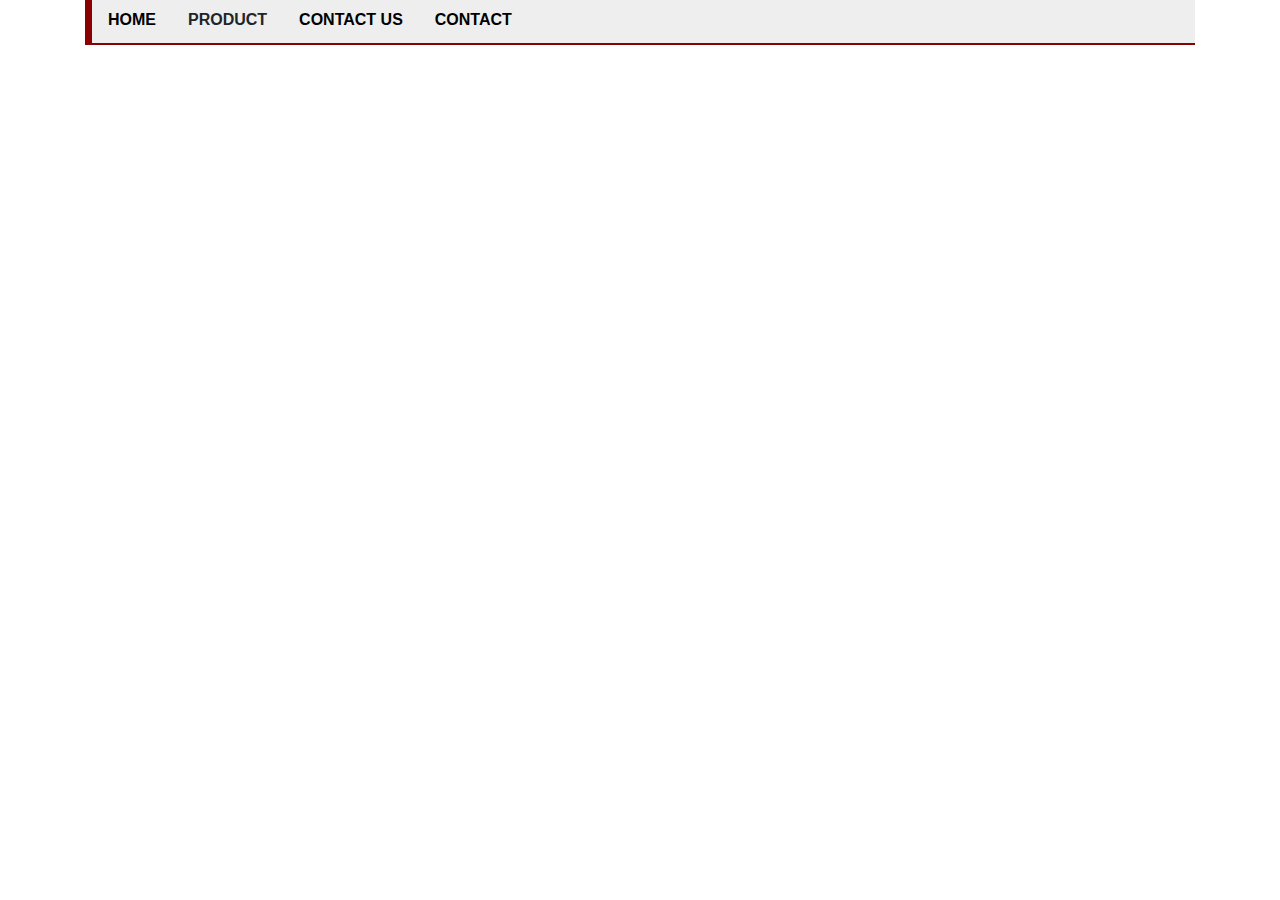
<file: lab3/index.html>
<!DOCTYPE html>
<html lang="en">
<head>
    <meta charset="UTF-8">
    <title>Title1</title>
    <link rel="stylesheet" href="css/style.css">
    <link rel="stylesheet" href="css/bootstrap.css">
    <!--    <link rel="stylesheet" href="css/bootstrap.min.css">-->
<!--    <link rel="stylesheet" href="css/style.css">-->
<!--    <link rel="stylesheet" href="css/bootstrap.css">-->
</head>
<body>

<section id="container" class="container">
    <nav>
        <div id="menu" class="d-flex flex-row">
            <div class="item p-2 pl-3 pr-3"><a href="#">HOME</a></div>
            <div class="item p-2 pl-3 pr-3">
                <span>PRODUCT</span>
                <div class="dr-item d-none">
                    <div class="sub-item p-2">Tivi</div>
                    <div class="sub-item p-2">Máy Tính Xách Tay</div>
                </div>
            </div>
            <div class="item p-2 pl-3 pr-3"><a href="#"> CONTACT US</a></div>
            <div class="item p-2 pl-3 pr-3"><a href="#">CONTACT</a></div>
        </div>
    </nav>
</section>

<script src="js/bootstrap.min.js"></script>
<script src="js/jquery-migrate-3.4.0.min.js"></script>
</body>
</html>
</file>
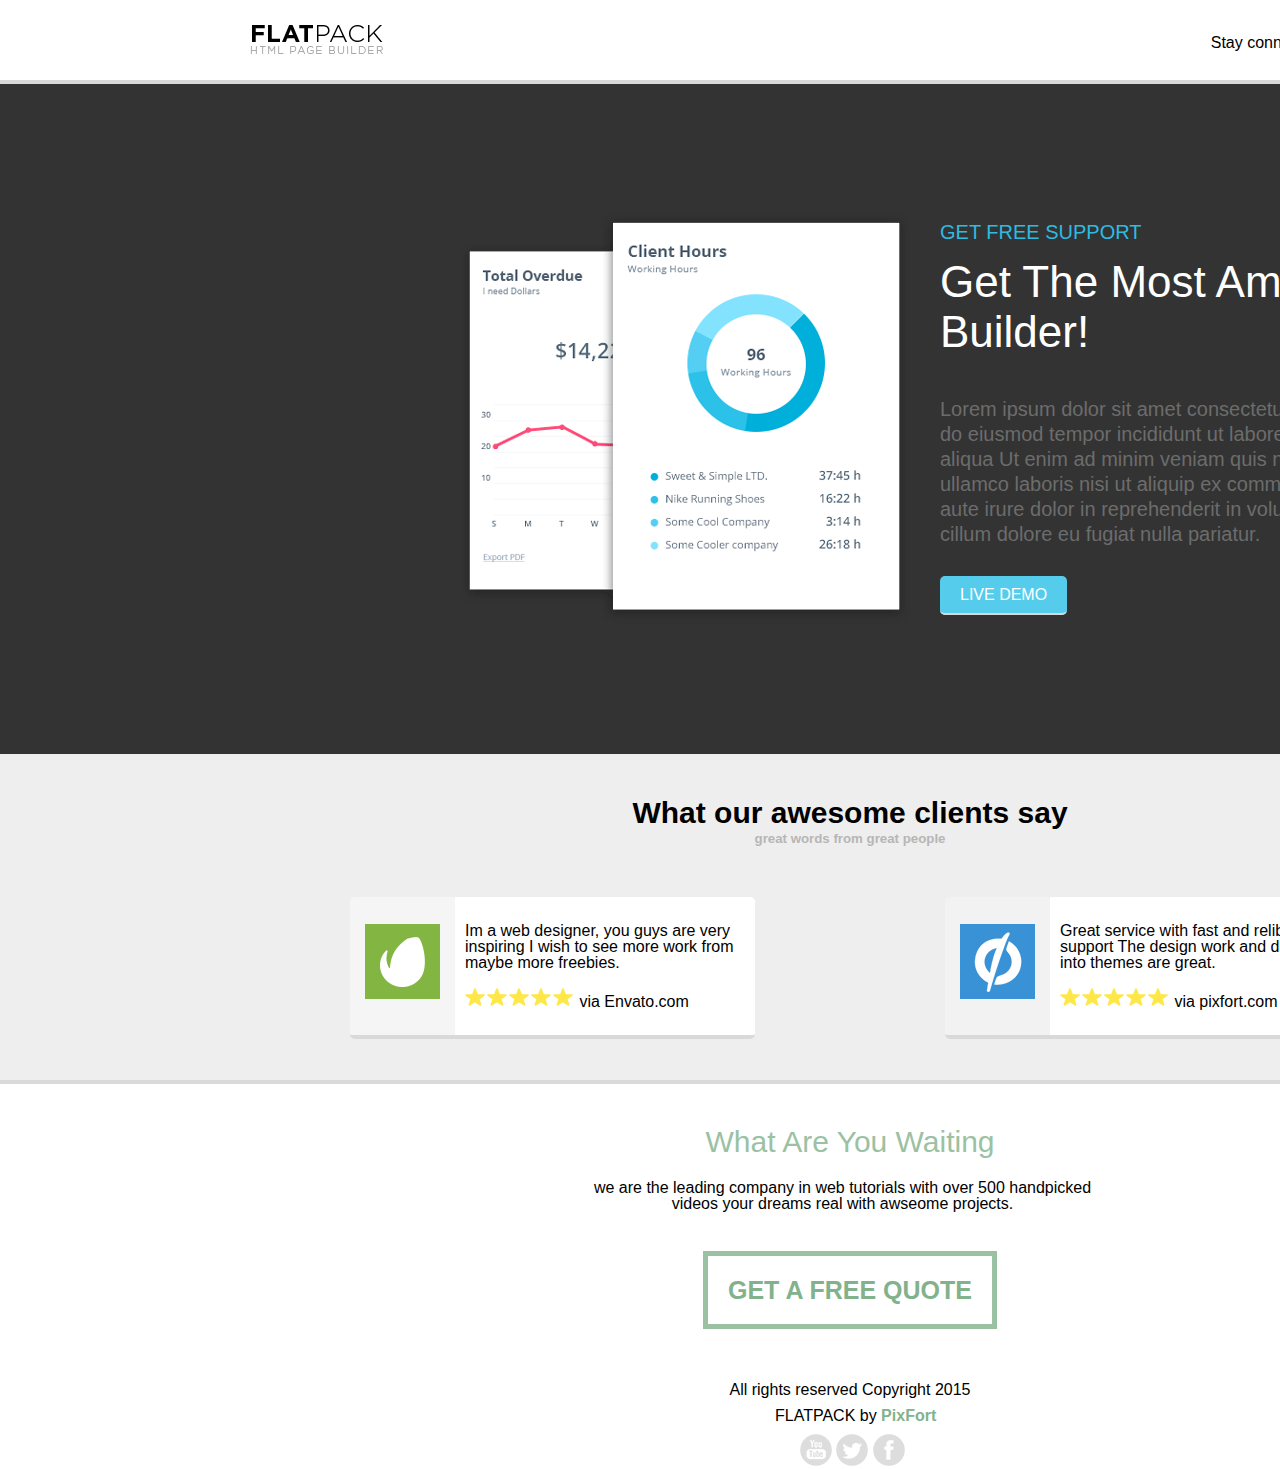
<file: page a/index.html>
<!DOCTYPE html>
<html lang="en">
<head>

    <meta charset="utf-8">
    <title>Index1</title>

    <link href="stylesheets/font-awesome.css" rel="stylesheet">

    <link rel="shortcut icon" href="images/favicon.ico">
    <link rel="apple-touch-icon" href="images/apple-touch-icon.png">
    <link rel="apple-touch-icon" sizes="72x72" href="images/apple-touch-icon-72x72.png">
    <link rel="apple-touch-icon" sizes="114x114" href="images/apple-touch-icon-114x114.png">
    <link rel="stylesheet" href="index1.css">

</head>
<body>

<div id="page" class="page">

    <div class="pixfort_normal_1" id="section_normal_1">
        <div class="header_style pix_builder_bg">
            <div class="container">
                <div class="sixteen columns">
                    <div class="one-third column alpha">
                        <img src="images/1_normal/logo.png" alt="">
                    </div>
                    <div class="two-thirds column omega">
                            <a href="#" class="slow_fade social_button"><img src="images/social_icons/yt.png" alt=""></a>
                            <a href="#" class="slow_fade social_button"><img src="images/social_icons/twitter.png" alt=""></a>
                            <a href="#" class="slow_fade social_button"><img src="images/social_icons/facebook.png" alt=""></a>
      			       <div class="htext_style">
                            <span class="editContent">
                                <span class="pix_text">Stay connected</span>
                            </span>
                       </div>
                    </div>
  		        </div>
            </div><!-- container -->
        </div>
    </div><div class="big_padding dark pix_builder_bg" id="section_normal_4_2">
        <div class="container">
            <div class="sixteen columns">
                <div class="eight columns alpha pix_container">
                    <img src="images/main/software-img-4.png" class="img_style" alt="">
                </div>
                <div class="eight columns omega">
                        <span class="bold_text big_text blue_text editContent">GET FREE SUPPORT</span>
                        <p class="big_title bold_text editContent">Get The Most Amazing Builder!</p>
<!--                         <p class="big_title bold_text editContent"></p>-->
                        <p class="normal_text light_gray editContent">Lorem ipsum dolor sit amet consectetur adipiscing elit sed do eiusmod tempor incididunt ut labore et dolore magna aliqua Ut enim ad minim veniam quis nostrud exercitation ullamco laboris nisi ut aliquip ex commodo consequat Duis aute irure dolor in reprehenderit in voluptate velit esse cillum dolore eu fugiat nulla pariatur.</p>
                        <a class="pix_button btn_normal pix_button_flat blue_bg bold_text">
                            <i class="pi pixicon-eye"></i>
                            <span>LIVE DEMO</span>
                        </a> 
                </div>
            </div>
        </div>
    </div><div class="pixfort_normal_1" id="section_normal_6">
        <div class="envato_unbounce pix_builder_bg">
            <div class="container">
                <h3 class="L1_style">
                    <span class="editContent pix_text">What our awesome clients say</span>
                </h3>
                <h5 class="L2_style">
                    <span class="editContent pix_text">great words from great people</span>
                </h5>
                <div class="eight columns stbox alpha">
                    <div class="box_1 pix_builder_bg">
                        <div class="b_style">
                            <img src="images/testimonials/envato-logo.png" class="logo_style" alt="">
                       </div>
                       <div class="txt_style">
                            <p class="txt editContent">Im a web designer, you guys are very inspiring I wish to see more work from maybe more freebies.</p>
                            <span class="stars_span">
                                <img src="images/1_normal/stars.original.png" alt="">
                                <span class="env_st editContent ">
                                    <span class="pix_text">via Envato.com</span>
                                </span>
                            </span>
                       </div>
                   </div>
                </div>
                <div class="eight columns stbox omega">
                    <div class="box_2 pix_builder_bg">
                        <div class="b_style">
                            <img src="images/testimonials/unboune-logo.png" class="logo_style" alt="">
                       </div>
                       <div class="txt_style">
                            <p class="txt editContent">Great service with fast and relible support The design work and detail put into themes are great.</p>
                            <span class="stars_span">
                                <img src="images/1_normal/stars.original.png" alt="">
                                <span class="env_st editContent ">
                                    <span class="pix_text">via pixfort.com</span>
                                </span>
                            </span>
                        </div>
                    </div>
                </div>
            </div>
        </div>
    </div><div class="pixfort_agency_14" id="section_agency_5">
			<div class="foot_st pix_builder_bg">
				<div class="container ">
					<div class="sixteen columns center_text">
						<div class="f1_style"><span class="editContent"><span class="pix_text">What Are You Waiting</span></span></div>
						<div class="f2_style"><span class="editContent"><span class="pix_text">we are the leading company in web tutorials with over 500 handpicked videos your dreams real with awseome projects.</span></span></div>
						<div class="second_link">
							<span class="get_2_btn "><a class="slow_fade" >GET A FREE QUOTE</a></span>
						</div>
						<div class="rights_st"><span class="editContent"><span class="pix_text">All rights reserved Copyright 2015</span></span></div>
						<span class="editContent">
							<span class="pix_text">
								<span class="rights_st">FLATPACK by&nbsp;</span><span class="pixfort_st">PixFort</span>
							</span>
						</span>
						<div class="clearfix"></div>
						<div class="center_btn center_text pix_inline_block">
							<a href="#" class="slow_fade social_button "><img src="images/social_icons/yt.png"></a>
							<a href="#" class="slow_fade social_button"><img src="images/social_icons/twitter.png"></a>
							<a href="#" class="slow_fade social_button"><img src="images/social_icons/facebook.png"></a>
						</div>
				</div>
			</div>
		</div>
	</div></div>


</body>
</html>
</file>
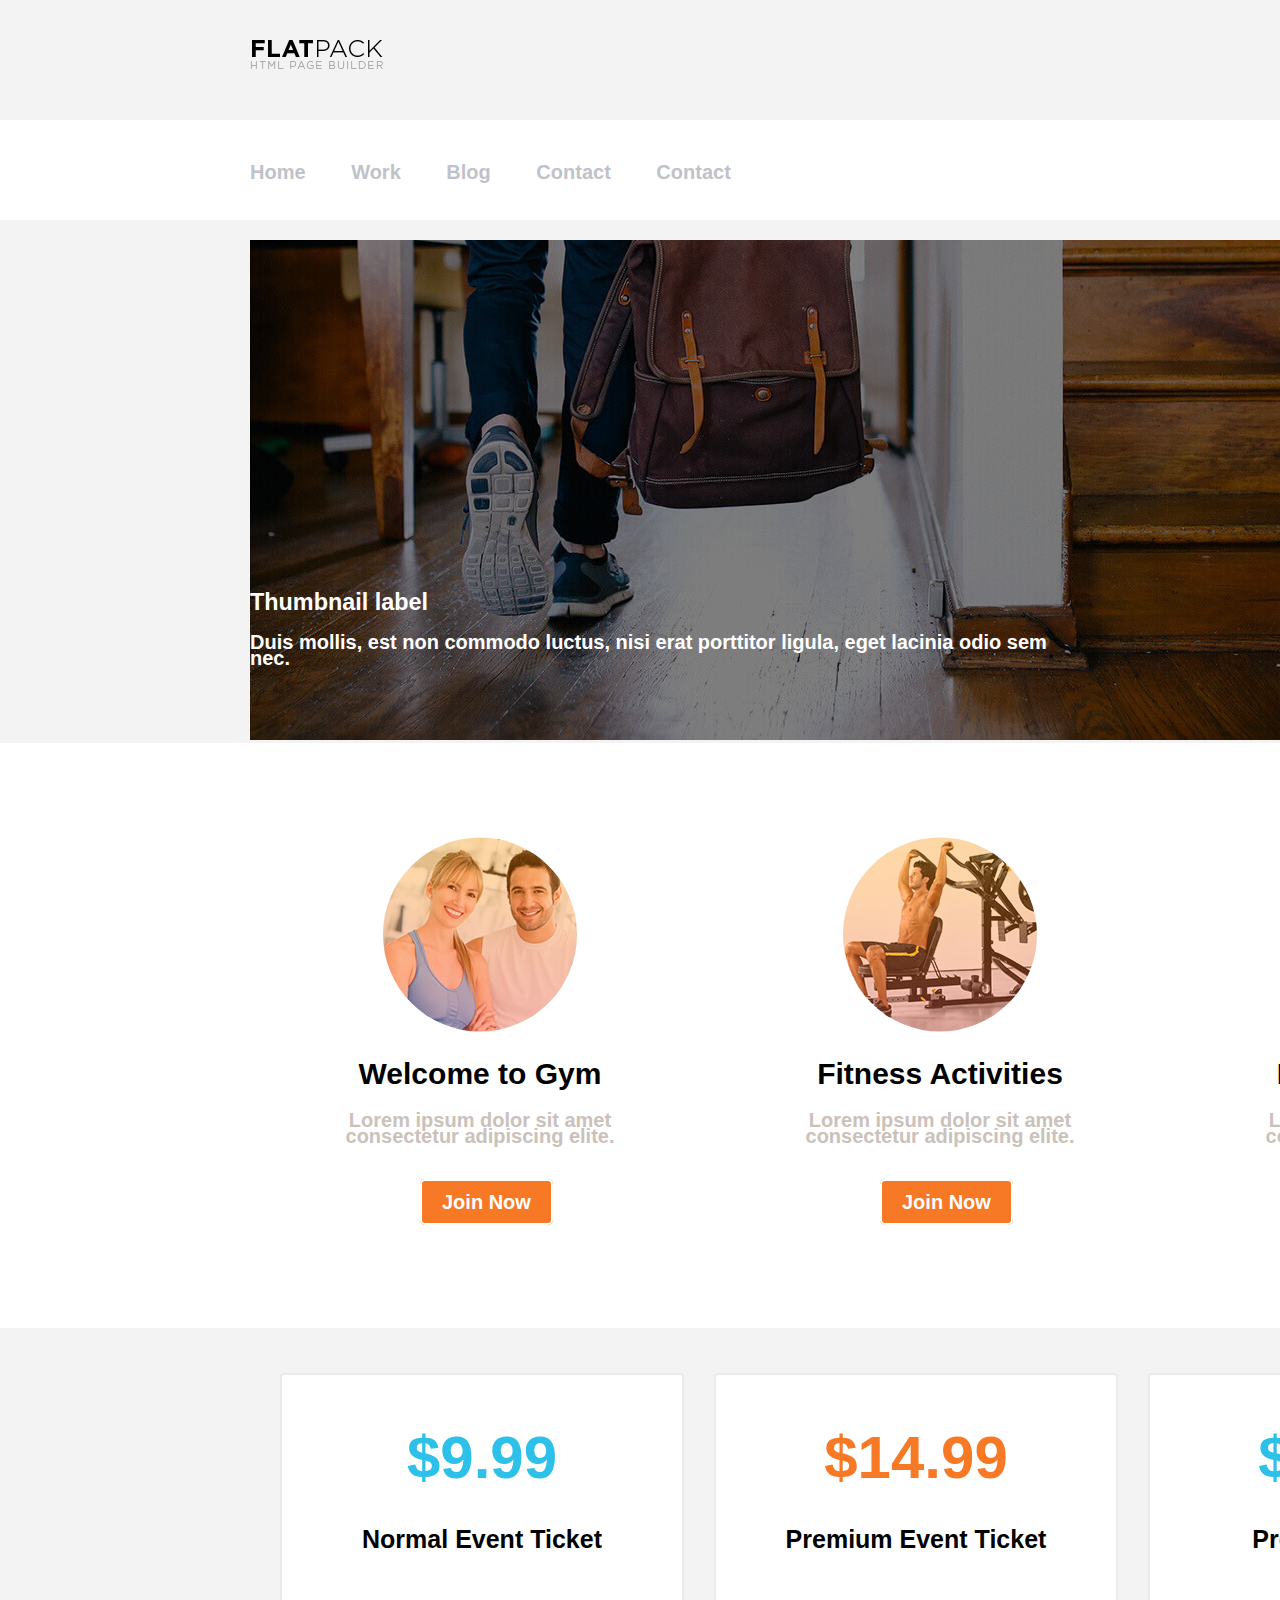
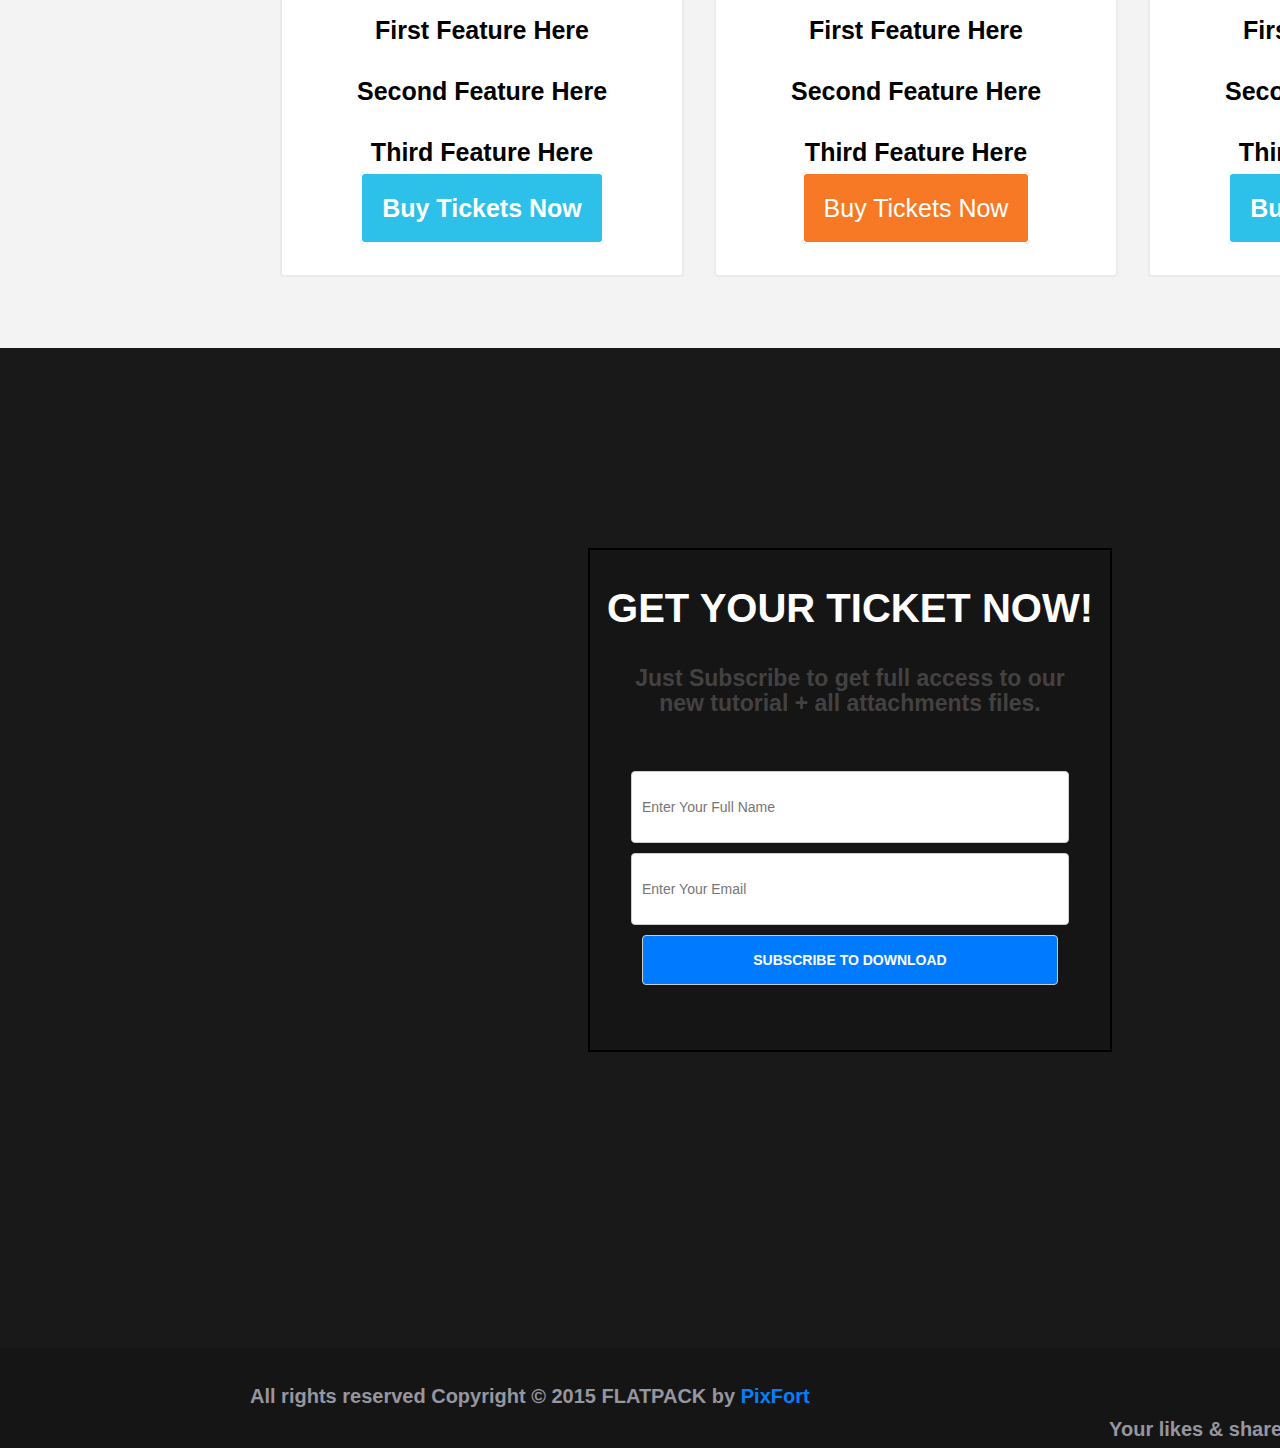
<file: page b/index.html>
<!DOCTYPE html>
<html lang="en">
<head>
    <meta charset="utf-8">
    <title>Index2</title>
    <link href="stylesheets/font-awesome.css" rel="stylesheet">
    <link rel="shortcut icon" href="images/favicon.ico">
    <link rel="apple-touch-icon" href="images/apple-touch-icon.png">
    <link rel="apple-touch-icon" sizes="72x72" href="images/apple-touch-icon-72x72.png">
    <link rel="apple-touch-icon" sizes="114x114" href="images/apple-touch-icon-114x114.png">
    <link rel="stylesheet" href="index2.css">
</head>
<body>
<div id="page" class="page">            
    <div class="light_gray_bg small_padding pix_builder_bg" id="section_text_2">
            <div class="container">
                <div class="eight columns alpha mobile_center">
                    <img class="extra_small_padding padding_left_10" src="images/main/logo.png" alt="">
                </div>
                <div class="eight columns omega right_text mobile_center">
                    <a  class="pix_button btn_normal small_wide_button small_bold bold_text orange_bg ">
                        <span>Buy Tickets</span>
                    </a> 
                </div>
            </div>
        </div>


        <div class="" id="section_header_1">
            <div class="header_style header_nav_1 pix_builder_bg">
                <div class="container">
                    <div class="sixteen columns firas2">
                        <nav role="navigation" class="navbar navbar-white navbar-embossed navbar-lg pix_nav_1">
                            <div class="containerss">                            
                                <div class="navbar-header">
<!--                                    <button data-target="#navbar-collapse-02" data-toggle="collapse" class="navbar-toggle" type="button">-->
<!--                                        <span class="sr-only">Toggle navigation</span>-->
<!--                                    </button>-->

                                </div>
<!--                                <div class="padding_25 right_socials">-->
<!--                                        <ul class="bottom-icons">-->
<!--                                            <a class="active propClone1"><a href="#">Home</a></a>-->
<!--                                            <a class="propClone2"><a href="#">Work</a></a>-->
<!--                                            <a class="propClone3"><a href="#">Blog</a></a>-->
<!--                                            <a class="propClone4"><a href="#">Contact</a></a>-->
<!--                                        </ul>-->
                                    <ol class="carousel-indicators">
                                        <a href="#" class="slow_fade social_button"><img src="images/main/facebook.png" alt=""></a>
                                        <a href="#" class="slow_fade social_button"><img src="images/main/twitter.png" alt=""></a>
                                        <a href="#" class="slow_fade social_button"><img src="images/main/yt.png" alt=""></a>
                                    </ol>
<!--                                </div>-->
                                <div id="navbar-collapse-02" class="collapse navbar-collapse">
                                    <ul class="nav navbar-nav navbar-left">
                                        <a class="active propClone1"><a >Home</a></a>
                                        <a class="propClone2"><a >Work</a></a>
                                        <a class="propClone3"><a >Blog</a></a>
                                        <a class="propClone4"><a >Contact</a></a>
                                        <a class="propClone4"><a >Contact</a></a>
                                    </ul>

                                </div><!-- /.navbar-collapse -->
                            </div><!-- /.container -->
                        </nav>
                    </div>
                </div><!-- container -->
            </div>
        </div>
		<div class="pixfort_pix_slider pix_builder_bg" id="section_slider">
        <div class="container">
            <div class="sixteen columns">
                <div id="myCarousel" class="carousel slide" data-interval="false">
                    <!-- Indicators -->
<!--                    <ol class="carousel-indicators">-->
<!--                        <a href="#" class="slow_fade social_button"><img src="images/main/facebook.png" alt=""></a>-->
<!--                        <a href="#" class="slow_fade social_button"><img src="images/main/twitter.png" alt=""></a>-->
<!--                        <a href="#" class="slow_fade social_button"><img src="images/main/yt.png" alt=""></a>-->
<!--                    </ol>-->
                    <!-- Wrapper for slides -->
                    <div class="carousel-inner">
                        <div class="item active">
                            <img src="images/main/image-1.jpg" alt="">
                            <div class="carousel-caption editContent">
                                <h3>Thumbnail label</h3>
                                <p>Duis mollis, est non commodo luctus, nisi erat porttitor ligula, eget lacinia odio sem nec.</p>
                            </div>
<!--                        </div>-->
<!--                        <div class="item">-->
<!--                            <img src="images/main/image-2.jpg" alt="">-->
<!--                            <div class="carousel-caption editContent">-->
<!--                                <h3>Thumbnail label</h3>-->
<!--                                <p>Duis mollis, est non commodo luctus, nisi erat porttitor ligula, eget lacinia odio sem nec.</p>-->
<!--                            </div>-->
<!--                        </div>-->
<!--                        <div class="item">-->
<!--                            <img src="images/main/image-3.jpg" alt="">-->
<!--                            <div class="carousel-caption editContent">-->
<!--                                <h3>Thumbnail label</h3>-->
<!--                                <p>Duis mollis, est non commodo luctus, nisi erat porttitor ligula, eget lacinia odio sem nec.</p>-->
<!--                            </div>-->
<!--                        </div>-->
<!--                        <button class="w3-button w3-black w3-display-left" onclick="plusDivs(-1)">&#10094;</button>-->
<!--                        <button class="w3-button w3-black w3-display-right" onclick="plusDivs(1)">&#10095;</button>-->
                    </div>
                    <!-- Controls -->
                    <a class="left carousel-control fui-arrow-left" href="#myCarousel" data-slide="prev"></a>
                    <a class="right carousel-control fui-arrow-right" href="#myCarousel" data-slide="next"></a>
                </div>
            </div>
        </div><!-- /.container -->
    </div><div class="pixfort_gym_13 pix_builder_bg" id="section_gym_4">
    <div class="gym_life">
    	<div class="container">
    		<div class="sixteen columns  gym_life">
               <div class="top_padding">
                    <div class="one-third column alpha">
                        <div class="part_st">
                            <div class="img_gym_st"><img src="images/13_gym/1.jpg" class="logo_style" alt=""></div>
            				<div class="text_gym_style">
            					<p class="gym_st"><span class="editContent">Welcome to Gym</span></p>
            					<p class="gym_text"><span class="editContent">Lorem ipsum dolor sit amet consectetur adipiscing elite.</span></p>
            				</div>
                            <span class="link_3_btn editContent"><a class="slow_fade pix_text">Join Now</a></span>
                        </div>
                    </div>
                    <div class="one-third column ">
                        <div class="part_st">
        					<div class="img_gym_st"><img src="images/13_gym/2.jpg" class="logo_style" alt=""></div>
            				<div class="text_gym_style">
            					<p class="gym_st"><span class="editContent">Fitness Activities</span></p>
            					<p class="gym_text"><span class="editContent">Lorem ipsum dolor sit amet consectetur adipiscing elite.</span></p>
            				</div>
                            <span class="link_3_btn editContent"><a class="slow_fade pix_text" >Join Now</a></span>
                        </div>
                    </div>
                    <div class="one-third column omega">
                        <div class="part_st">
        					<div class="img_gym_st"><img src="images/13_gym/3.jpg" class="logo_style" alt=""></div>
            				<div class="text_gym_style">
            					<p class="gym_st"><span class="editContent">High quality Staff</span></p>
            					<p class="gym_text"><span class="editContent">Lorem ipsum dolor sit amet consectetur adipiscing elite.</span></p>
            				</div>
                            <span class="link_3_btn editContent">
                                    <a class="slow_fade pix_text">Join Now</a>
                            </span>
                        </div>
                    </div>
                </div>
        	</div>
    	</div>
    </div>
    </div><div class="center_text  padding_bottom_60 light_gray_bg pix_builder_bg" id="section_intro_title">
            <div class="container ">       
                    <div class="one-third column">
                        <div class="flat_pricing pix_builder_bg">
                            <p class="big_title blue_text editContent">
                                <strong>$9.99</strong>
                            </p>
                            <p class="light_gray editContent">
                                <strong>Normal Event Ticket</strong>
                            </p>
                            <ul class="flat_pricing_list light_gray">

                                <ul class="flat_pricing_list light_gray">
                                    <p class="pix_text">
                                    <span class="editContent">
                                        First Feature Here
                                    </span>
                                    </p>
                                    <p class="pix_text">
                                    <span class="editContent">
                                        Second Feature Here
                                    </span>
                                    </p>
                                    <p class="pix_text">
                                    <span class="editContent">
                                        Third Feature Here
                                    </span>
                                    </p>
                                </ul>
                            <a  class="active_bg_open pix_button btn_normal btn_big bold_text blue_bg ">
                                <span>Buy Tickets Now</span>
                            </a> 
                        </div>
                    </div>
                    <div class="one-third column">
                        <div class="flat_pricing pix_builder_bg">
                            <p class="big_title orange margin_bottom_10 editContent">
                                <strong>$14.99</strong>
                            </p>
                            <p class="light_gray editContent">
                                <strong>Premium Event Ticket</strong>
                            </p>
                            <ul class="flat_pricing_list light_gray">

                                <ul class="flat_pricing_list light_gray">
                                    <p class="pix_text">
                                    <span class="editContent">
                                        First Feature Here
                                    </span>
                                    </p>
                                    <p class="pix_text">
                                    <span class="editContent">
                                        Second Feature Here
                                    </span>
                                    </p>
                                    <p class="pix_text">
                                    <span class="editContent">
                                        Third Feature Here
                                    </span>
                                    </p>
                                </ul>
                            <a class="active_bg_open pix_button btn_normal btn_big bold_text orange_bg ">
                                <span>Buy Tickets Now</span>
                            </a> 
                        </div>
                    </div>
                    <div class="one-third column">
                        <div class="flat_pricing pix_builder_bg">
                            <p class="big_title blue_text editContent">
                                <strong>$24.99</strong>
                            </p>
                            <p class="light_gray editContent">
                                <strong>Pro Event Ticket</strong>
                            </p>
                            <ul class="flat_pricing_list light_gray">

                                <ul class="flat_pricing_list light_gray">
                                    <p class="pix_text">
                                    <span class="editContent">
                                        First Feature Here
                                    </span>
                                    </p>
                                    <p class="pix_text">
                                    <span class="editContent">
                                        Second Feature Here
                                    </span>
                                    </p>
                                    <p class="pix_text">
                                    <span class="editContent">
                                        Third Feature Here
                                    </span>
                                    </p>
                                </ul>
                            <a class="active_bg_open pix_button btn_normal btn_big bold_text blue_bg ">
                                <span>Buy Tickets Now</span>
                            </a> 
                        </div>
                    </div>
            </div>
        </div><div class="pixfort_party_15" id="section_party_3">
        <div class="subscribe pix_builder_bg">
            <div class="container">
                <div class="sixteen columns">
                    <div class="text_input pix_builder_bg">
                        <div class="headtext_style">
                            <span class="editContent">
                                <span class="pix_text">
                                    GET YOUR TICKET NOW!
                                </span>
                            </span>
                        </div>
                        <div class="segment pix_builder_bg"></div>
                            <span class="editContent">
                                <p class="subtext_style">
                                Just Subscribe to get full access to our new tutorial + all attachments files.
                                </p>
                            </span>
                        <div class="contact_st">
                            <form id="contact_form" pix-confirm="hidden_pix_15">
<!--                                <div id="result"></div>-->
                                <input type="text" name="name" id="name" placeholder="Enter Your Full Name" class="pix_text">
                                <input type="email" name="email" id="email" placeholder="Enter Your Email" class="pix_text">
                                <button class="subscribe_btn pix_text" id="submit_btn_15">
                                    <span class="editContent">SUBSCRIBE TO DOWNLOAD</span>
                                </button>
                            </form>
                        </div>
                    </div>
                </div>
            </div>
        </div>
    </div>    
    <div id="hidden_pix_15" class="confirm_page confirm_page_15 pix_builder_bg">
<!--        <div class="pixfort_party_15">-->
<!--            <div class="confirm_header">-->
<!--                <span class="editContent">-->
<!--                    <span class="pix_text">-->
<!--                        Thank You Very Much!-->
<!--                    </span>-->
<!--                </span>-->
<!--            </div>-->
<!--            <div class="confirm_text">-->
<!--                <span class="editContent">-->
<!--                    <span class="pix_text">-->
<!--                        Lorem ipsum dolor sit amet consectetur adipiscing elit sed do eiusmod tempor incididunt.-->
<!--                    </span>-->
<!--                </span>-->
<!--            </div>-->
<!--            <div class="center_text padding_bottom_60">-->
<!--                <ul class="bottom-icons confirm_icons center_text big_title pix_inline_block">-->
<!--                    <li><a class="pi pixicon-facebook6 white" href="#fakelink"></a></li>-->
<!--                    <li><a class="pi pixicon-twitter6 white" href="#fakelink"></a></li>-->
<!--                    <li><a class="pi pixicon-googleplus7 white" href="#fakelink"></a></li>-->
<!--                </ul>-->
<!--            </div>-->
<!--        </div>-->
    </div><div class="pixfort_party_15" id="section_party_4">
        <div class="foot_st pix_builder_bg">
           <div class="container">
                <div class="sixteen columns">
                    <div class="seven columns alpha">
                        <span class="editContent">
                            <span class="pix_text">
                                <span class="rights_st"> All rights reserved Copyright © 2015 FLATPACK by
                                    <span class="pixfort_st">PixFort</span>
                                </span>
                            </span>
                        </span>
                    </div>
                    <div class="nine columns omega ">
                        <div class="socbuttons">
                           <div class="soc_icons pix_builder_bg">
                                <ul class="bottom-icons">
                                    <a href="#" class="slow_fade social_button"><img src="images/main/facebook.png" alt=""></a>
                                    <a href="#" class="slow_fade social_button"><img src="images/main/twitter.png" alt=""></a>
                                    <a href="#" class="slow_fade social_button"><img src="images/main/yt.png" alt=""></a>
                                </ul>
                            </div>
                            <div class="likes_st">
                                <span class="editContent">
                                    <span class="pix_text">Your likes &amp; share makes us happy!</span>
                                </span>
                            </div>

                        </div>
                    </div>
                </div>
            </div>
        </div>
    </div></div>

</body>
</html>
</file>
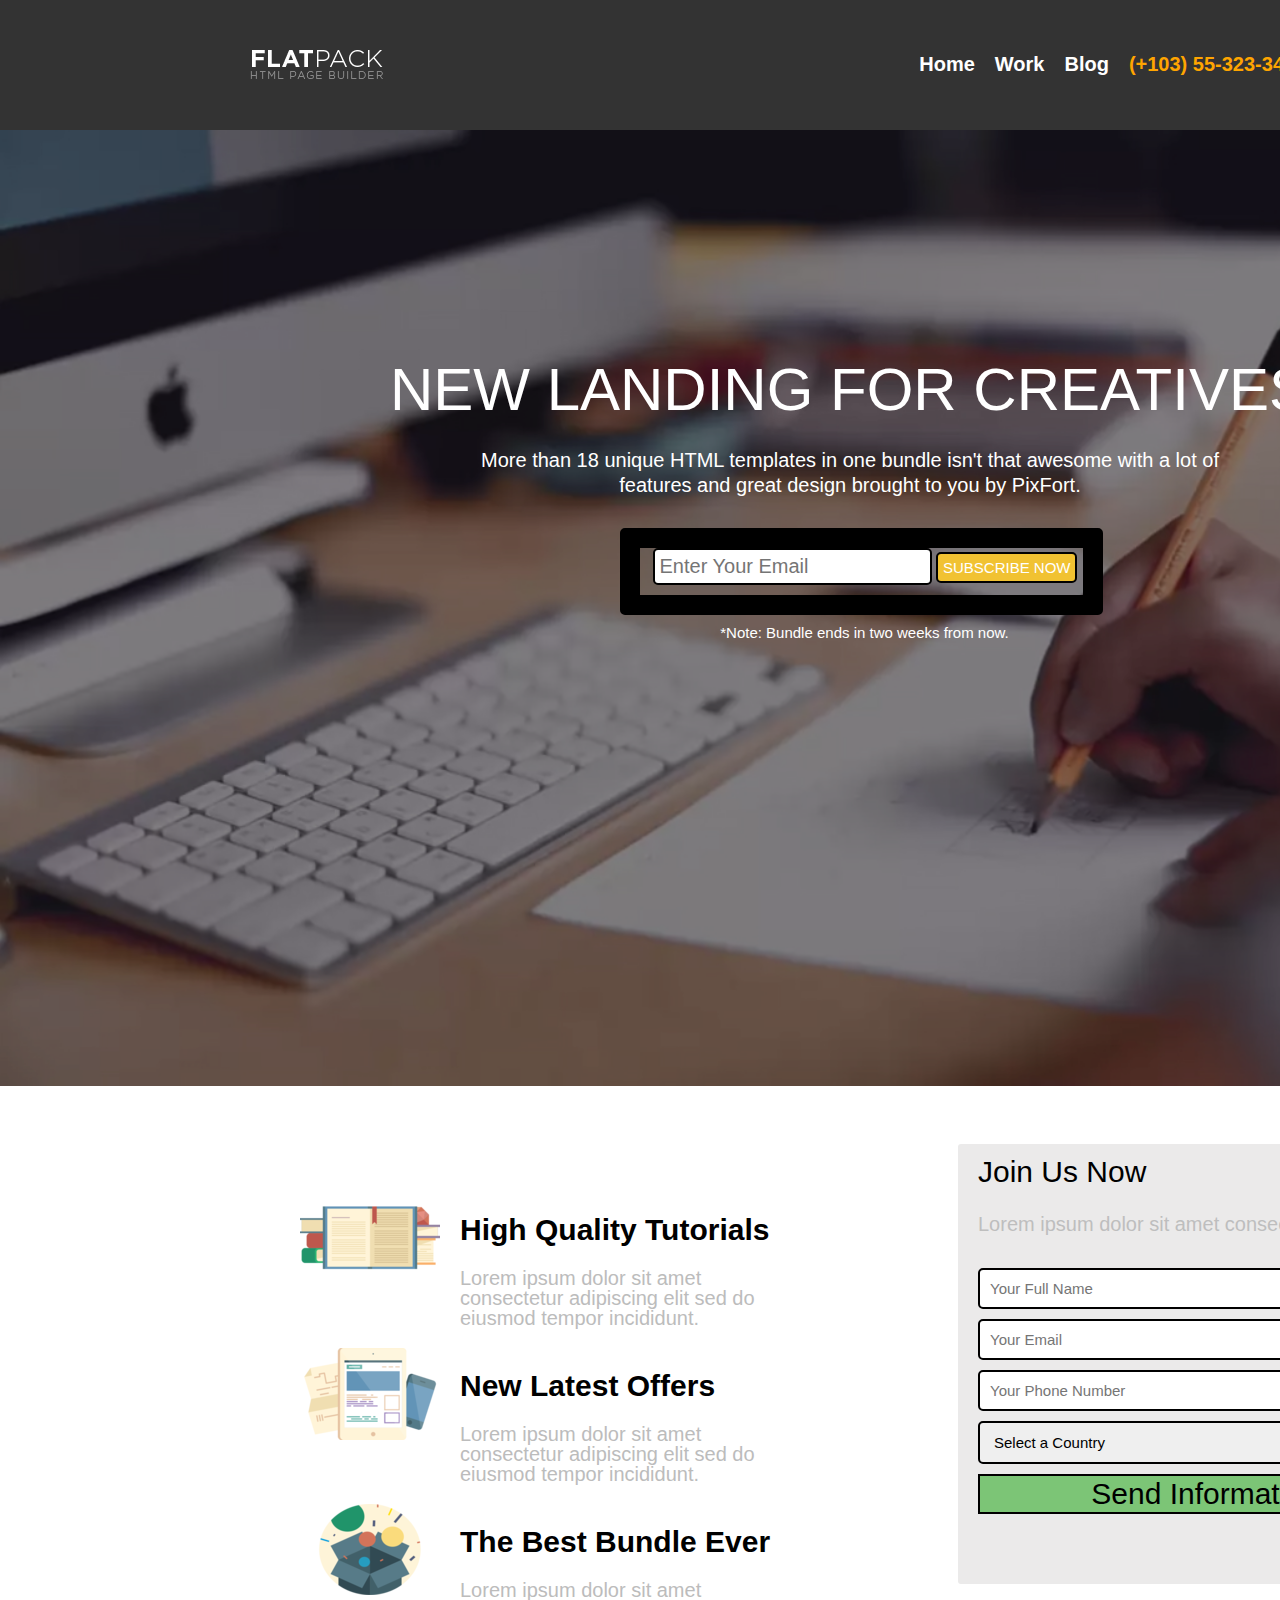
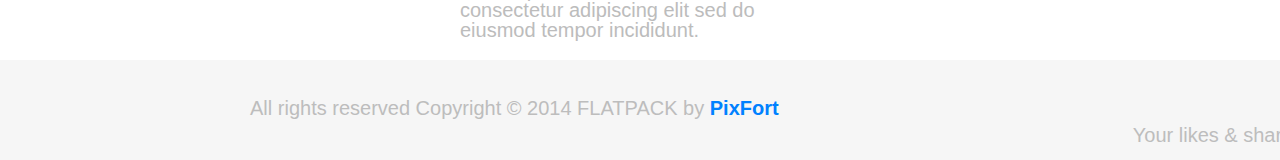
<file: page c/index.html>
<!DOCTYPE html>
<html lang="en">
<head>
    <meta charset="utf-8">
    <title>Index3</title>
    <link href="stylesheets/font-awesome.css" rel="stylesheet">
    <link rel="shortcut icon" href="images/favicon.ico">
    <link rel="apple-touch-icon" href="images/apple-touch-icon.png">
    <link rel="apple-touch-icon" sizes="72x72" href="images/apple-touch-icon-72x72.png">
    <link rel="apple-touch-icon" sizes="114x114" href="images/apple-touch-icon-114x114.png">
    <link rel="stylesheet" href="pagec.css">

</head>
<body>

<div id="page" class="page">
<div class="pixfort_normal_1" id="section_header_2_dark">
        <div class=" header_nav_1 dark pix_builder_bg">
            <div class="container">
                <div class="sixteen columns firas2">
                    <nav role="navigation" class="navbar navbar-white navbar-embossed navbar-lg pix_nav_1">
                        <div class="containerss">
                            <div class="navbar-header">
<!--                                <button data-target="#navbar-collapse-02" data-toggle="collapse" class="navbar-toggle pix_text" type="button">-->
<!--                                    <span class="sr-only ">Toggle navigation</span>-->
<!--                                </button>-->
                                <img src="images/main/logo-dark.png" class="pix_nav_logo" alt="">                
                            </div>
                            <div id="navbar-collapse-02" class="collapse navbar-collapse">
                                <ul class="nav navbar-nav navbar-right">
                                    <li class="active propClone"><a>Home</a></li>
                                    <li class="propClone"><a>Work</a></li>
                                    <li class="propClone"><a>Blog</a></li>
                                    <li class="propClone"><span class="text_span editContent">(+103) 55-323-34</span></li>
                                    <li class="propClone icon-item"><a  class="slow_fade social_button"><img src="images/main/facebook.png" alt=""></a></li>
                                    <li class="propClone icon-item"><a  class="slow_fade social_button"><img src="images/main/twitter.png" alt=""></a></li>
                                    <li class="propClone icon-item"><a  class="slow_fade social_button"><img src="images/main/yt.png" alt=""></a></li>
                                </ul>
                            </div><!-- /.navbar-collapse -->
                        </div><!-- /.container -->
                    </nav>
                </div>
            </div><!-- container -->
        </div>
    </div><div class="pixfort_normal_1 creative_video_header" id="section_pix_4">
        <div class="has-video creative_header">
            <div class="mask"></div>
                <div class="pix_video_div section_video">
                    <video autoplay="" poster="images/video/video_bg.jpg" class="bgvid" loop="">
                        <source src="images/video/video_bg.webm" type="video/webm">
                        <source src="images/video/video_bg.mp4" type="video/mp4">
                        <source src="images/video/video_bg.ogv" type="video/ogv">
                    </video>
                </div>
                <div class="section_wrapper clearfix">
                    <div class="container">
                        <div class="sixteen columns context_style">
                            <div class="title_style">
                                <span class="editContent">
                                    <span class="pix_text">NEW LANDING FOR CREATIVES</span>
                                </span>
                            </div>
                            <div class="subtitle_style">
                                <span class="creative_h_text">
                                    <span class="editContent"><span class="pix_text">More than 18 unique HTML templates in one bundle isn't that awesome with a lot of features and great design brought to you by PixFort.</span></span>
                                </span>
                            </div>
                        <div class="email_subscribe pix_builder_bg">
                            <form id="contact_form1" pix-confirm="hidden_pix_1">
                                <input type="email" name="email" id="email" placeholder="Enter Your Email" class="pix_text">
                                <button class="subscribe_btn pix_text" id="subscribe_btn_1">SUBSCRIBE NOW</button>
                                <div id="result"></div>
                            </form>
                        </div>
                        <div class="note_st">
                            <span class="creative_note"><span class="editContent"><span class="pix_text">*Note: Bundle ends in two weeks from now.</span></span></span>
                        </div>
                    </div>
                </div><!-- container -->
            </div>
        </div>
    </div>
    <div id="hidden_pix_1" class="confirm_page confirm_page_1 pix_builder_bg">
        <div class="pixfort_normal_1">
            <div class="confirm_logo">
                <span class="conf_img">
                    <img src="images/video/confirm1.png" alt="">
                </span>
            </div>
<!--            <div class="confirm_header">-->
<!--                <span class="editContent">-->
<!--                    <span class="pix_text">THANK YOU FOR SUBSCRIPTION</span>-->
<!--                </span>-->
<!--            </div>-->
<!--            <div class="confirm_text">-->
<!--                <span class="editContent">-->
<!--                    <span class="pix_text">Our service is astonishingly thin and light.</span>-->
<!--                </span>-->
<!--            </div>-->
            <div class="confirm_social">
                <div class="confirm_social_box pix_builder_bg">
<!--                    <a href="https://twitter.com/share" class="twitter-share-button" data-via="pixfort" data-count="none">Tweet</a>-->
                        <span class="confirm_gp">
                            <span class="g-plusone " data-size="medium" data-annotation="none"></span>
                        </span>
                    <div class="fb-like" data-href="http://themeforest.net/item/flatpack-landing-pages-pack-with-page-builder/10591107" data-layout="button" data-action="like" data-show-faces="false" data-share="false"></div>
                </div>
            </div>
        </div>
    </div>
    <div class="section_pointer" pix-name="video"></div><div class="pixfort_university_6" id="section_university_5">
            <div class="join_us_section pix_builder_bg">
               <div class="container">
                <div class="sixteen columns">
                    <div class="ten columns  alpha">
                        <div class="zone_left">
                            <div class="psingle_item">
                             <div class="icon_st"> <img src="images/6_university/icon_1.png" alt=""></div>
                             <div class="text_st">
                                <h3 class="title_st editContent">High Quality Tutorials</h3>
                                <p class="subject_st editContent">Lorem ipsum dolor sit amet consectetur adipiscing elit sed do eiusmod tempor incididunt.</p>
                            </div>
                        </div>
                        <div class="clearfix"></div>
                        <div class="psingle_item">
                         <div class="icon_st"> <img src="images/6_university/icon_2.png" alt=""></div>
                         <div class="text_st">
                            <h3 class="title_st editContent">New Latest Offers</h3>
                            <p class="subject_st editContent">Lorem ipsum dolor sit amet consectetur adipiscing elit sed do eiusmod tempor incididunt.</p>
                        </div>
                    </div>
                    <div class="clearfix"></div>
                    <div class="psingle_item">
                     <div class="icon_st"> <img src="images/6_university/icon_3.png" alt=""></div>
                     <div class="text_st">
                        <h3 class="title_st editContent">The Best Bundle Ever</h3>
                        <p class="subject_st editContent">Lorem ipsum dolor sit amet consectetur adipiscing elit sed do eiusmod tempor incididunt.</p>
                    </div>
                </div>
            </div>
        </div>
        <div class="six columns omega">
            <div class="substyle pix_builder_bg">
                <div class="title-style"><span class="editContent"><span class="pix_text">Join Us Now</span></span></div>
                <br>
                <div class="text-style">
                  <span class="editContent"><span class="pix_text">Lorem ipsum dolor sit amet consectetur.</span></span>
              </div><br>
              <div class="clearfix"></div>
              <form id="contact_form" pix-confirm="hidden_pix_6">
                <div id="result"></div>
                <input type="text" name="name" id="name" placeholder="Your Full Name" class="pix_text">
                <input type="email" name="email" id="email1" placeholder="Your Email" class="pix_text">
                <input type="text" name="number" id="number" placeholder="Your Phone Number" class="pix_text">
                <div class="select_st">
                    <select id="countries" name="countries" class="pix_text">
                        <option value="">Select a Country</option>
                        <option value="Afghanistan">Afghanistan</option>
                        <option value="Aland Islands">Aland Islands</option>
                        <option value="Albania">Albania</option>
                        <option value="Algeria">Algeria</option>
                        <option value="American Samoa">American Samoa</option>
                        <option value="Andorra">Andorra</option>
                        <option value="Angola">Angola</option>
                        <option value="Anguilla">Anguilla</option>
                        <option value="Antarctica">Antarctica</option>
                        <option value="Antigua and Barbuda">Antigua and Barbuda</option>
                        <option value="Argentina">Argentina</option>
                        <option value="Armenia">Armenia</option>
                        <option value="Aruba">Aruba</option>
                        <option value="Australia">Australia</option>
                        <option value="Austria">Austria</option>
                        <option value="Azerbaijan">Azerbaijan</option>
                        <option value="Bahamas">Bahamas</option>
                        <option value="Bahrain">Bahrain</option>
                        <option value="Bangladesh">Bangladesh</option>
                        <option value="Barbados">Barbados</option>
                        <option value="Belarus">Belarus</option>
                        <option value="Belgium">Belgium</option>
                        <option value="Belize">Belize</option>
                        <option value="Benin">Benin</option>
                        <option value="Bermuda">Bermuda</option>
                        <option value="Bhutan">Bhutan</option>
                        <option value="Bolivia">Bolivia</option>
                        <option value="Bosnia and Herzegovina">Bosnia and Herzegovina</option>
                        <option value="Botswana">Botswana</option>
                        <option value="Bouvet Island">Bouvet Island</option>
                        <option value="Brazil">Brazil</option>
                        <option value="British Indian Ocean Territory">British Indian Ocean Territory</option>
                        <option value="Brunei Darussalam">Brunei Darussalam</option>
                        <option value="Bulgaria">Bulgaria</option>
                        <option value="Burkina Faso">Burkina Faso</option>
                        <option value="Burundi">Burundi</option>
                        <option value="Cambodia">Cambodia</option>
                        <option value="Cameroon">Cameroon</option>
                        <option value="Canada">Canada</option>
                        <option value="Cape Verde">Cape Verde</option>
                        <option value="Cayman Islands">Cayman Islands</option>
                        <option value="Central African Republic">Central African Republic</option>
                        <option value="Chad">Chad</option>
                        <option value="Chile">Chile</option>
                        <option value="China">China</option>
                        <option value="Christmas Island">Christmas Island</option>
                        <option value="Cocos (Keeling) Islands">Cocos (Keeling) Islands</option>
                        <option value="Colombia">Colombia</option>
                        <option value="Comoros">Comoros</option>
                        <option value="Congo">Congo</option>
                        <option value="Congo, The Democratic Republic of The">Congo, The Democratic Republic of The</option>
                        <option value="Cook Islands">Cook Islands</option>
                        <option value="Costa Rica">Costa Rica</option>
                        <option value="Cote D'ivoire">Cote D'ivoire</option>
                        <option value="Croatia">Croatia</option>
                        <option value="Cuba">Cuba</option>
                        <option value="Cyprus">Cyprus</option>
                        <option value="Czech Republic">Czech Republic</option>
                        <option value="Denmark">Denmark</option>
                        <option value="Djibouti">Djibouti</option>
                        <option value="Dominica">Dominica</option>
                        <option value="Dominican Republic">Dominican Republic</option>
                        <option value="Ecuador">Ecuador</option>
                        <option value="Egypt">Egypt</option>
                        <option value="El Salvador">El Salvador</option>
                        <option value="Equatorial Guinea">Equatorial Guinea</option>
                        <option value="Eritrea">Eritrea</option>
                        <option value="Estonia">Estonia</option>
                        <option value="Ethiopia">Ethiopia</option>
                        <option value="Falkland Islands (Malvinas)">Falkland Islands (Malvinas)</option>
                        <option value="Faroe Islands">Faroe Islands</option>
                        <option value="Fiji">Fiji</option>
                        <option value="Finland">Finland</option>
                        <option value="France">France</option>
                        <option value="French Guiana">French Guiana</option>
                        <option value="French Polynesia">French Polynesia</option>
                        <option value="French Southern Territories">French Southern Territories</option>
                        <option value="Gabon">Gabon</option>
                        <option value="Gambia">Gambia</option>
                        <option value="Georgia">Georgia</option>
                        <option value="Germany">Germany</option>
                        <option value="Ghana">Ghana</option>
                        <option value="Gibraltar">Gibraltar</option>
                        <option value="Greece">Greece</option>
                        <option value="Greenland">Greenland</option>
                        <option value="Grenada">Grenada</option>
                        <option value="Guadeloupe">Guadeloupe</option>
                        <option value="Guam">Guam</option>
                        <option value="Guatemala">Guatemala</option>
                        <option value="Guernsey">Guernsey</option>
                        <option value="Guinea">Guinea</option>
                        <option value="Guinea-bissau">Guinea-bissau</option>
                        <option value="Guyana">Guyana</option>
                        <option value="Haiti">Haiti</option>
                        <option value="Heard Island and Mcdonald Islands">Heard Island and Mcdonald Islands</option>
                        <option value="Holy See (Vatican City State)">Holy See (Vatican City State)</option>
                        <option value="Honduras">Honduras</option>
                        <option value="Hong Kong">Hong Kong</option>
                        <option value="Hungary">Hungary</option>
                        <option value="Iceland">Iceland</option>
                        <option value="India">India</option>
                        <option value="Indonesia">Indonesia</option>
                        <option value="Iran, Islamic Republic of">Iran, Islamic Republic of</option>
                        <option value="Iraq">Iraq</option>
                        <option value="Ireland">Ireland</option>
                        <option value="Isle of Man">Isle of Man</option>
                        <option value="Israel">Israel</option>
                        <option value="Italy">Italy</option>
                        <option value="Jamaica">Jamaica</option>
                        <option value="Japan">Japan</option>
                        <option value="Jersey">Jersey</option>
                        <option value="Jordan">Jordan</option>
                        <option value="Kazakhstan">Kazakhstan</option>
                        <option value="Kenya">Kenya</option>
                        <option value="Kiribati">Kiribati</option>
                        <option value="Korea, Democratic People's Republic of">Korea, Democratic People's Republic of</option>
                        <option value="Korea, Republic of">Korea, Republic of</option>
                        <option value="Kuwait">Kuwait</option>
                        <option value="Kyrgyzstan">Kyrgyzstan</option>
                        <option value="Lao People's Democratic Republic">Lao People's Democratic Republic</option>
                        <option value="Latvia">Latvia</option>
                        <option value="Lebanon">Lebanon</option>
                        <option value="Lesotho">Lesotho</option>
                        <option value="Liberia">Liberia</option>
                        <option value="Libyan Arab Jamahiriya">Libyan Arab Jamahiriya</option>
                        <option value="Liechtenstein">Liechtenstein</option>
                        <option value="Lithuania">Lithuania</option>
                        <option value="Luxembourg">Luxembourg</option>
                        <option value="Macao">Macao</option>
                        <option value="Macedonia, The Former Yugoslav Republic of">Macedonia, The Former Yugoslav Republic of</option>
                        <option value="Madagascar">Madagascar</option>
                        <option value="Malawi">Malawi</option>
                        <option value="Malaysia">Malaysia</option>
                        <option value="Maldives">Maldives</option>
                        <option value="Mali">Mali</option>
                        <option value="Malta">Malta</option>
                        <option value="Marshall Islands">Marshall Islands</option>
                        <option value="Martinique">Martinique</option>
                        <option value="Mauritania">Mauritania</option>
                        <option value="Mauritius">Mauritius</option>
                        <option value="Mayotte">Mayotte</option>
                        <option value="Mexico">Mexico</option>
                        <option value="Micronesia, Federated States of">Micronesia, Federated States of</option>
                        <option value="Moldova, Republic of">Moldova, Republic of</option>
                        <option value="Monaco">Monaco</option>
                        <option value="Mongolia">Mongolia</option>
                        <option value="Montenegro">Montenegro</option>
                        <option value="Montserrat">Montserrat</option>
                        <option value="Morocco">Morocco</option>
                        <option value="Mozambique">Mozambique</option>
                        <option value="Myanmar">Myanmar</option>
                        <option value="Namibia">Namibia</option>
                        <option value="Nauru">Nauru</option>
                        <option value="Nepal">Nepal</option>
                        <option value="Netherlands">Netherlands</option>
                        <option value="Netherlands Antilles">Netherlands Antilles</option>
                        <option value="New Caledonia">New Caledonia</option>
                        <option value="New Zealand">New Zealand</option>
                        <option value="Nicaragua">Nicaragua</option>
                        <option value="Niger">Niger</option>
                        <option value="Nigeria">Nigeria</option>
                        <option value="Niue">Niue</option>
                        <option value="Norfolk Island">Norfolk Island</option>
                        <option value="Northern Mariana Islands">Northern Mariana Islands</option>
                        <option value="Norway">Norway</option>
                        <option value="Oman">Oman</option>
                        <option value="Pakistan">Pakistan</option>
                        <option value="Palau">Palau</option>
                        <option value="Palestinian Territory, Occupied">Palestinian Territory, Occupied</option>
                        <option value="Panama">Panama</option>
                        <option value="Papua New Guinea">Papua New Guinea</option>
                        <option value="Paraguay">Paraguay</option>
                        <option value="Peru">Peru</option>
                        <option value="Philippines">Philippines</option>
                        <option value="Pitcairn">Pitcairn</option>
                        <option value="Poland">Poland</option>
                        <option value="Portugal">Portugal</option>
                        <option value="Puerto Rico">Puerto Rico</option>
                        <option value="Qatar">Qatar</option>
                        <option value="Reunion">Reunion</option>
                        <option value="Romania">Romania</option>
                        <option value="Russian Federation">Russian Federation</option>
                        <option value="Rwanda">Rwanda</option>
                        <option value="Saint Helena">Saint Helena</option>
                        <option value="Saint Kitts and Nevis">Saint Kitts and Nevis</option>
                        <option value="Saint Lucia">Saint Lucia</option>
                        <option value="Saint Pierre and Miquelon">Saint Pierre and Miquelon</option>
                        <option value="Saint Vincent and The Grenadines">Saint Vincent and The Grenadines</option>
                        <option value="Samoa">Samoa</option>
                        <option value="San Marino">San Marino</option>
                        <option value="Sao Tome and Principe">Sao Tome and Principe</option>
                        <option value="Saudi Arabia">Saudi Arabia</option>
                        <option value="Senegal">Senegal</option>
                        <option value="Serbia">Serbia</option>
                        <option value="Seychelles">Seychelles</option>
                        <option value="Sierra Leone">Sierra Leone</option>
                        <option value="Singapore">Singapore</option>
                        <option value="Slovakia">Slovakia</option>
                        <option value="Slovenia">Slovenia</option>
                        <option value="Solomon Islands">Solomon Islands</option>
                        <option value="Somalia">Somalia</option>
                        <option value="South Africa">South Africa</option>
                        <option value="South Georgia and The South Sandwich Islands">South Georgia and The South Sandwich Islands</option>
                        <option value="Spain">Spain</option>
                        <option value="Sri Lanka">Sri Lanka</option>
                        <option value="Sudan">Sudan</option>
                        <option value="Suriname">Suriname</option>
                        <option value="Svalbard and Jan Mayen">Svalbard and Jan Mayen</option>
                        <option value="Swaziland">Swaziland</option>
                        <option value="Sweden">Sweden</option>
                        <option value="Switzerland">Switzerland</option>
                        <option value="Syrian Arab Republic">Syrian Arab Republic</option>
                        <option value="Taiwan, Province of China">Taiwan, Province of China</option>
                        <option value="Tajikistan">Tajikistan</option>
                        <option value="Tanzania, United Republic of">Tanzania, United Republic of</option>
                        <option value="Thailand">Thailand</option>
                        <option value="Timor-leste">Timor-leste</option>
                        <option value="Togo">Togo</option>
                        <option value="Tokelau">Tokelau</option>
                        <option value="Tonga">Tonga</option>
                        <option value="Trinidad and Tobago">Trinidad and Tobago</option>
                        <option value="Tunisia">Tunisia</option>
                        <option value="Turkey">Turkey</option>
                        <option value="Turkmenistan">Turkmenistan</option>
                        <option value="Turks and Caicos Islands">Turks and Caicos Islands</option>
                        <option value="Tuvalu">Tuvalu</option>
                        <option value="Uganda">Uganda</option>
                        <option value="Ukraine">Ukraine</option>
                        <option value="United Arab Emirates">United Arab Emirates</option>
                        <option value="United Kingdom">United Kingdom</option>
                        <option value="United States">United States</option>
                        <option value="United States Minor Outlying Islands">United States Minor Outlying Islands</option>
                        <option value="Uruguay">Uruguay</option>
                        <option value="Uzbekistan">Uzbekistan</option>
                        <option value="Vanuatu">Vanuatu</option>
                        <option value="Venezuela">Venezuela</option>
                        <option value="Viet Nam">Viet Nam</option>
                        <option value="Virgin Islands, British">Virgin Islands, British</option>
                        <option value="Virgin Islands, U.S.">Virgin Islands, U.S.</option>
                        <option value="Wallis and Futuna">Wallis and Futuna</option>
                        <option value="Western Sahara">Western Sahara</option>
                        <option value="Yemen">Yemen</option>
                        <option value="Zambia">Zambia</option>
                        <option value="Zimbabwe">Zimbabwe</option>

                    </select>
                </div>
                <span class="">
                    <button type="submit" class="submit_btn pix_text" id="submit_btn_6">
                        <span class="editContent">Send Information</span>
                    </button>
                </span>
            </form>
            <div class="clearfix"></div>
        </div>
    </div>
</div>
</div><!-- container -->
</div>
</div>
<div id="hidden_pix_6" class="confirm_page confirm_page_6 pix_builder_bg">
  <div class="pixfort_university_6">
      
<!--      <div class="confirm_header"><span class="editContent"><span class="pix_text">Thank You Very Much!</span></span></div>-->
<!--      <div class="confirm_text">-->
<!--        <span class="editContent"><span class="pix_text">Lorem ipsum dolor sit amet consectetur adipiscing elit sed do eiusmod tempor incididunt.</span></span>-->
<!--    </div>-->
    <div class="center_text padding_bottom_60">
        <ul class="bottom-icons confirm_icons center_text big_title pix_inline_block">
            <li><a class="pi pixicon-facebook6 white" href="#fakelink"></a></li>
            <li><a class="pi pixicon-twitter6 white" href="#fakelink"></a></li>
            <li><a class="pi pixicon-googleplus7 white" href="#fakelink"></a></li>
        </ul>
    </div>
</div>
</div><div class="pixfort_ecourse_8" id="section_ecourse_7">

		<div class="foot_st pix_builder_bg">
			<div class="container ">
				<div class="sixteen columns bg_foot">
					<div class="seven columns alpha">
						<span class="editContent"><span class="pix_text"><span class="rights_st"> All rights reserved Copyright © 2014 FLATPACK by
							<span class="pixfort_st">PixFort</span>
						</span></span></span>
					</div>


					<div class="nine columns omega ">
						<div class="socbuttons">
							<div class="soc_icons pix_builder_bg">
								<ul class="bottom-icons">
                                    <a href="#" class="slow_fade social_button"><img src="images/main/facebook.png" alt=""></a>
                                    <a href="#" class="slow_fade social_button"><img src="images/main/twitter.png" alt=""></a>
                                    <a href="#" class="slow_fade social_button"><img src="images/main/yt.png" alt=""></a>
		                        </ul>
							</div>
							<div class="likes_st"><span class="editContent"><span class="pix_text">Your likes &amp; share makes us happy!</span></span></div>
						</div>
					</div>
				</div>
			</div>
		</div>
	</div></div>

</body>
</html>
</file>
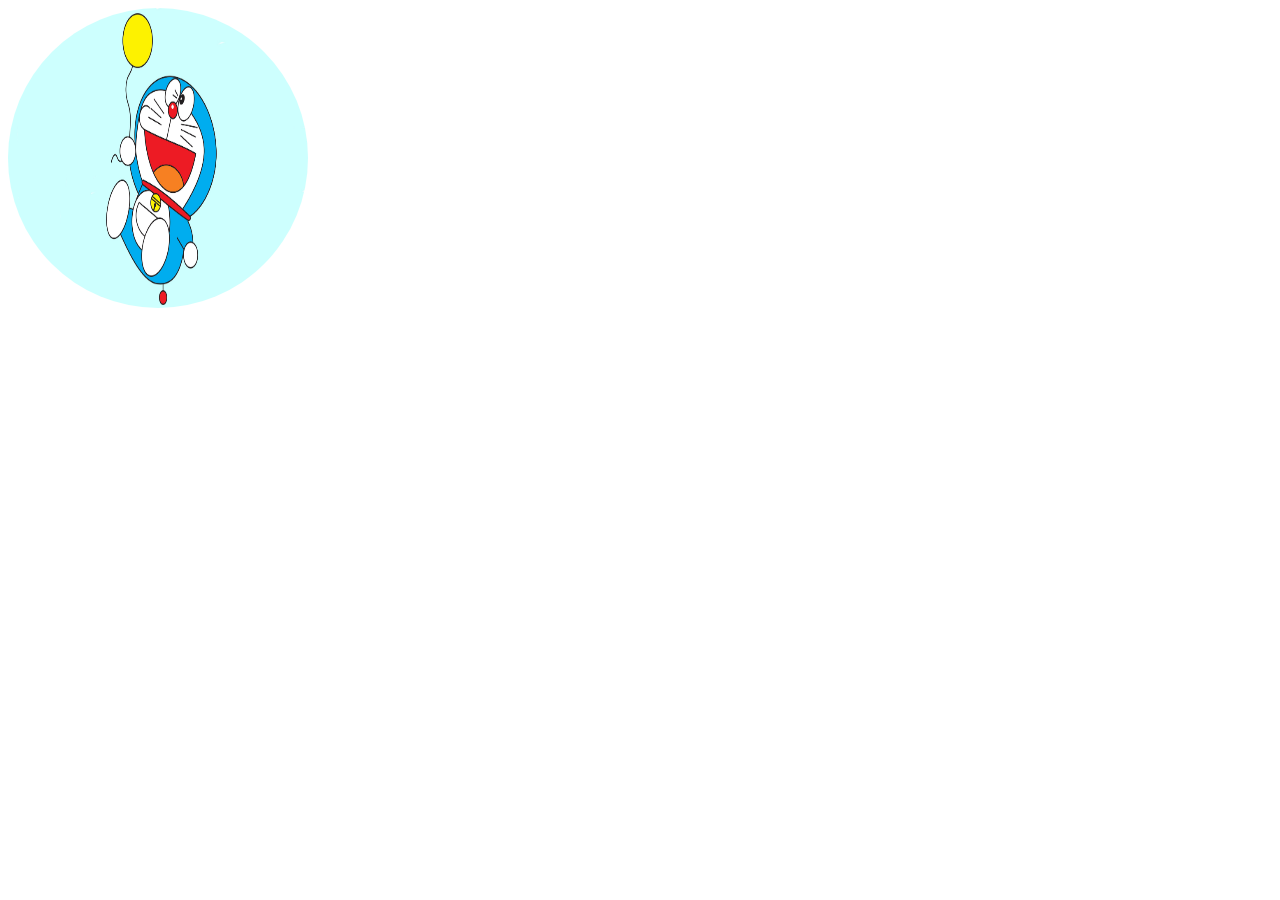
<file: lab4_Bosung/cau5/index.html>
<!DOCTYPE html>
<html lang="en">

<head>
    <meta charset="UTF-8">
    <meta http-equiv="X-UA-Compatible" content="IE=edge">
    <meta name="viewport" content="width=device-width, initial-scale=1.0">
    <title>Document</title>
    <style>
        #image {
            width: 300px;
            height: 300px;
            margin-left: auto;
            margin-right: auto;
            align-items: center;
            border-radius: 360px;
        }
    </style>
    <script src="https://ajax.googleapis.com/ajax/libs/jquery/1.8.3/jquery.min.js"></script>

</head>

<body>
    <img id="image" src="./hinh-anh-doremon-tha-bong-bay.jpg" />
    <script>
        function AnimateRotate(angle) {
            var $elem = $('#image');
            setInterval(function() {

                $({
                    deg: 0
                }).animate({
                    deg: angle
                }, {
                    duration: 2000,
                    step: function(now) {
                        $elem.css({
                            transform: 'rotate(' + now + 'deg)'
                        });
                    }
                });
            }, 2000);
        }


        AnimateRotate(15);
    </script>
</body>

</html>
</file>
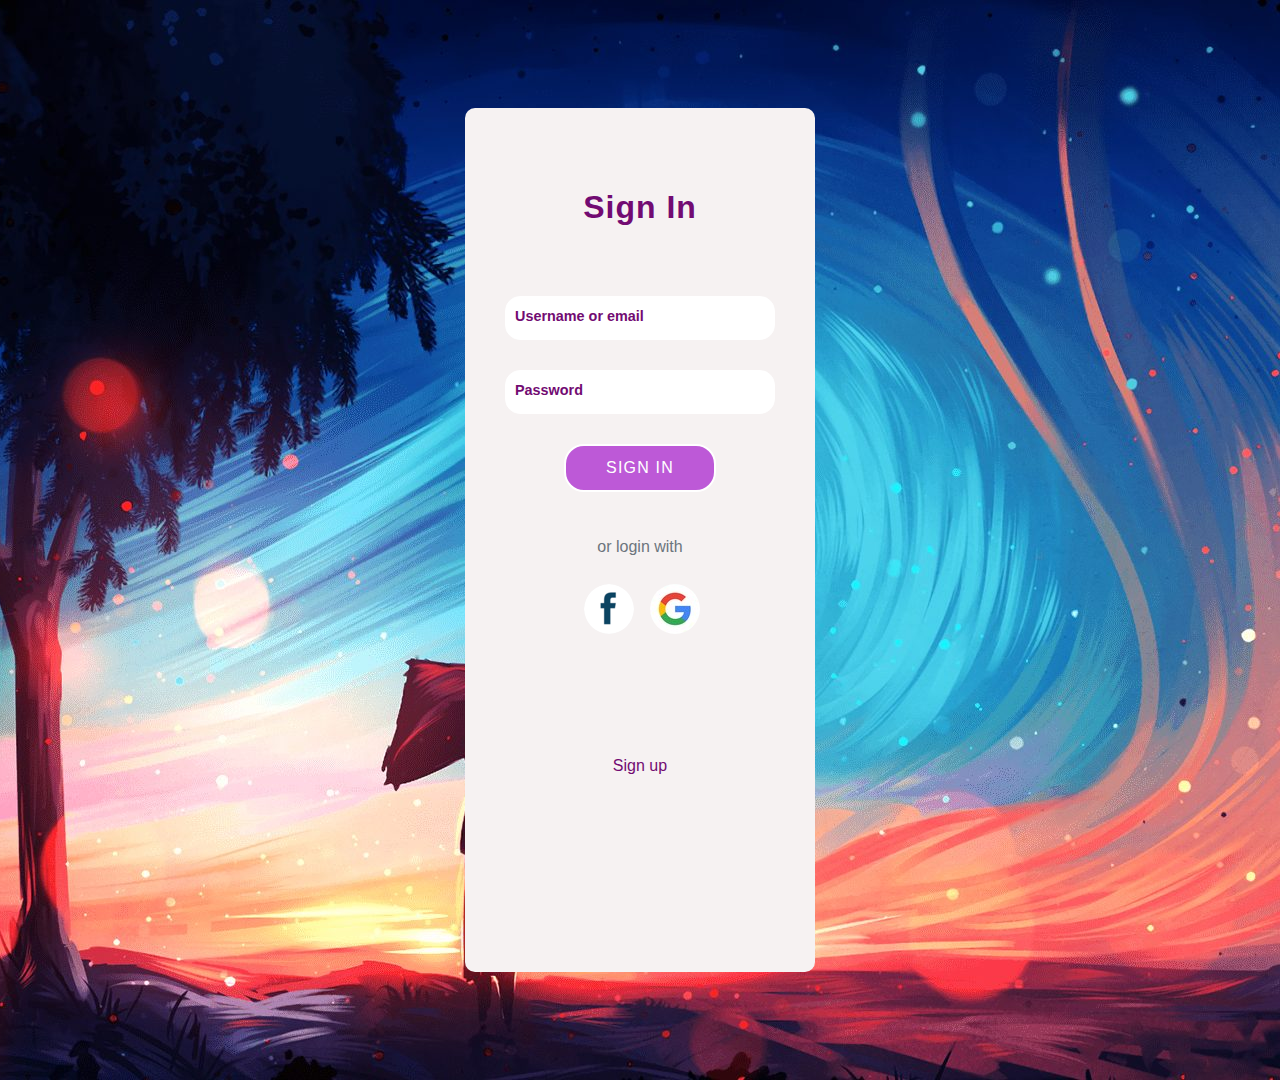
<file: lab4_Bosung/cau6/index.html>
<!DOCTYPE html>
<html lang="en">

<head>
    <meta charset="UTF-8">
    <title>Title</title>
    <link rel="stylesheet" href="css/bootstrap.css">
    <link rel="stylesheet" href="Style.css">


</head>

<body>
    <div class="login-wrapper">
        <form action="" class="form">
            <h2>Sign In</h2>
            <div class="input-group">
                <input type="text" name="loginUser" id="loginUser" required>
                <label for="loginUser">Username or email</label>
                <span class="error" id="error1">Invalid</span>
            </div>
            <div class="input-group">
                <input type="password" name="loginPassword" id="loginPassword" required>
                <label for="loginPassword">Password</label>
                <span class="error" id="error2">Invalid</span>
            </div>
            <input id="submit" onclick="checkValid()" type="submit" value="Sign in" class="submit-button">
            <h6>or login with</h6>
            <div class="container">
                <input type="button" value=" " class="button" />
                <input type=button value=" " class="button1">
            </div>
            <a class="register">Sign up</a>
        </form>
    </div>



    <script src="js/jquery-3.6.1.min.js"></script>
    <script src="js/bootstrap.js"></script>
    <script>
        var a = $("#loginUser").val();
        var b = $("#loginPassword").val();
        if (a == "") {
            $(document).ready(function() {
                $("#submit").click(function() {
                    $("#error1").css({
                        "display": "block",
                        "color": "red"
                    });
                    $('#loginUser').css({
                        "border": "2px solid red"
                    });
                })
            })

        }
        if (b == "") {
            $(document).ready(function() {
                $("#submit").click(function() {
                    $("#error2").css({
                        "display": "block",
                        "color": "red"
                    });
                    $('#loginPassword').css({
                        "border": "2px solid red"
                    });
                });
            });
        }
    </script>
</body>

</html>
</file>
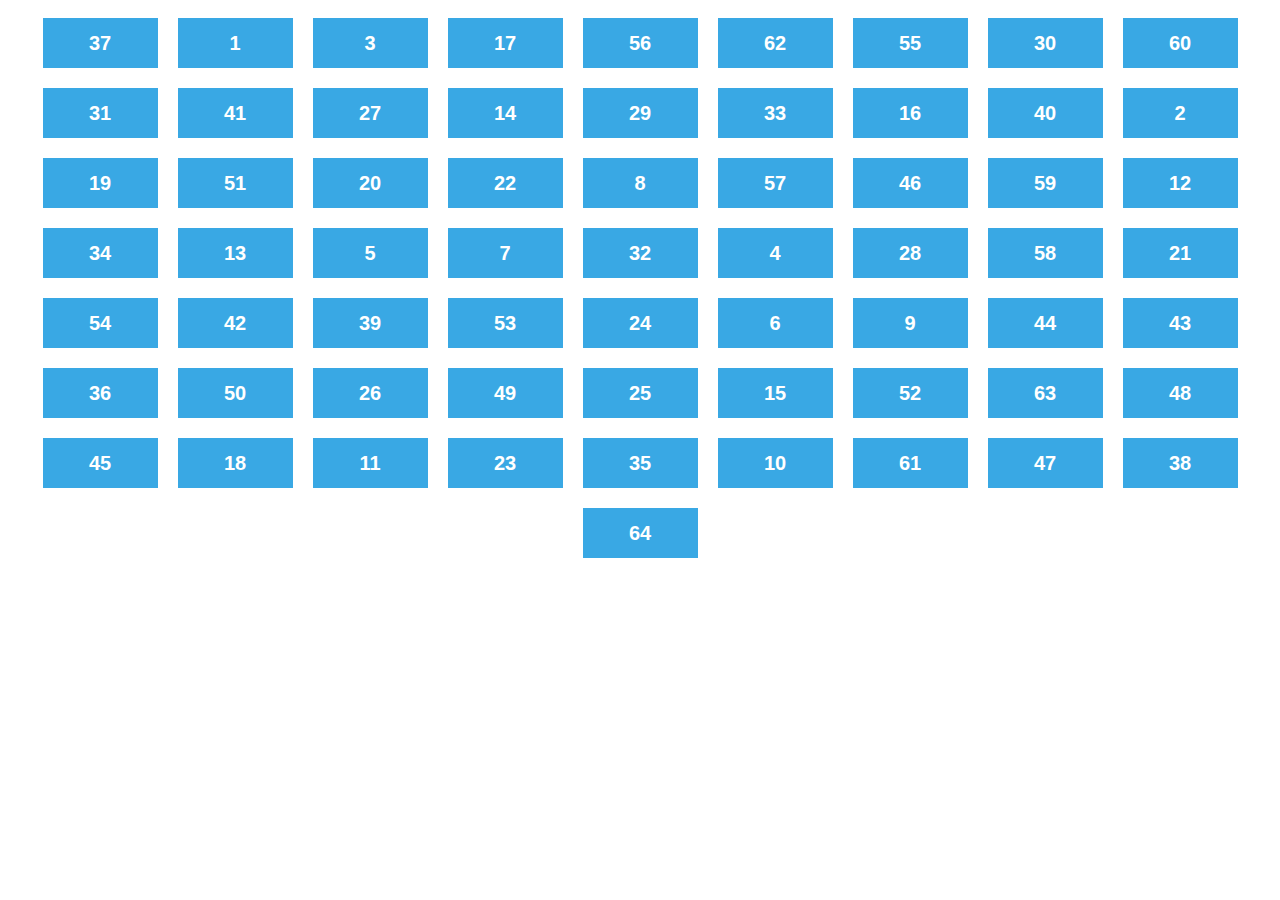
<file: lab4_Bosung/cau7/index.html>
<!DOCTYPE html>
<html lang="en">

<head>
    <meta charset="UTF-8">
    <meta http-equiv="X-UA-Compatible" content="IE=edge">
    <meta name="viewport" content="width=device-width, initial-scale=1.0">
    <title>Document</title>
</head>
<style>
    .show {
        float: inline;
    }
    
    button {
        margin: 10px;
        width: 115px;
        height: 50px;
        font-weight: bold;
        border: none;
        background: #2ba2e2ee;
        color: white;
        font-size: 20px;
    }
</style>

<body>
    <div class="container">
        <center>
            <div class="show"></div>


        </center>

    </div>
    <script>
        const Float = document.querySelector('.show')
        let count = 1

        function createManyBt() {
            const arr = [64];
            for (let i = 0; i <= 63; i++) {
                arr[i] = i + 1;
            }
            let n = arr.length;
            for (let i = 0; i < n; i++) {
                let m = Math.floor(Math.random() * 64);
                let c = Math.floor(Math.random() * 64);
                let temp = arr[m];
                arr[m] = arr[c];
                arr[c] = temp;
            }

            let textHTML = '';
            for (let i = 0; i < arr.length; i++) {
                let ar = arr[i];
                textHTML += '<button onclick="clickBT(this)">' + ar + '</button>'
            }
            Float.innerHTML = textHTML
        }

        createManyBt()

        function clickBT(e) {
            if (e.innerHTML == count) {
                e.style.visibility = 'hidden'
                count++;
            } else {
                alert('you choose wrong sequece')
            }
        }
    </script>
</body>


</html>
</file>
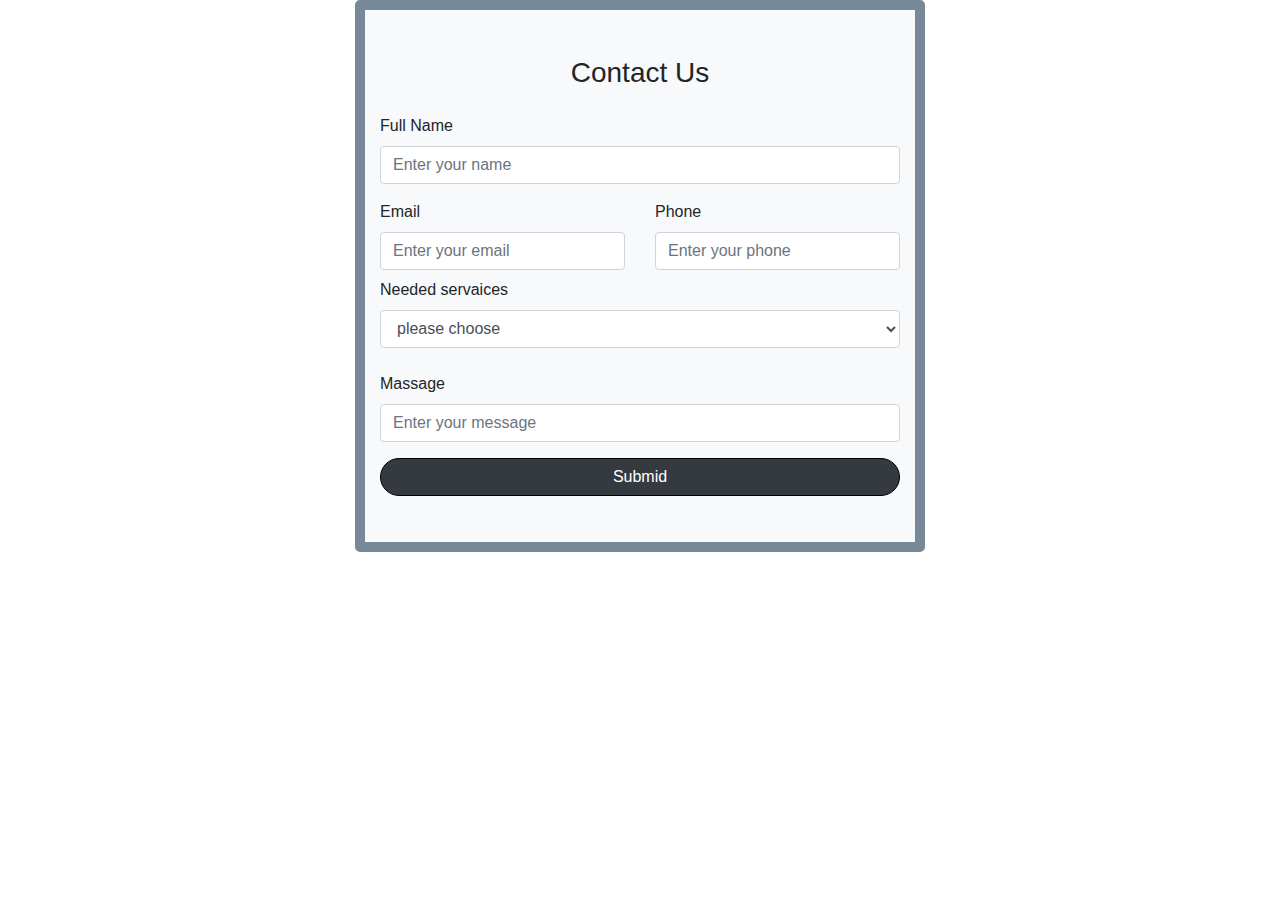
<file: lab3/index2.html>
<!DOCTYPE html>
<html lang="en">
<head>
    <meta charset="UTF-8">
    <title>Index2</title>
    <link rel="stylesheet" href="css/bootstrap.css">
    <link rel="stylesheet" href="css/index2.css">
</head>
<body>

<div id="contact-us" >
    <div class="container">
        <div class="row justify-content-around">
            <form action="" class="col-md-6 bg-light " id="border">
                  <h3 class="text-center py-3">Contact Us</h3>
                    <div class="form-group">
                        <label>Full Name</label>
                        <input type="text" class="form-control" placeholder="Enter your name" required>
                     </div>
                <div class="row">
                    <div class="col">
                        <label >Email</label>
                        <input type="text" class="form-control " placeholder="Enter your email" required>
                    </div>
                    <div class="col">
                        <label>Phone</label>
                        <input type="text" class="form-control" placeholder="Enter your phone" required>
                    </div>
                </div>
                <div class="form-group py-2">
                    <label>Needed servaices</label>
                    <select class="form-control" >
                        <option selected>please choose</option>
                        <option>m1</option>
                        <option>m2</option>
                        <option>m3</option>
                        <option>m4</option>
                    </select>
                </div>
                <div class="form-group">
                    <label>Massage</label>
                    <input type="text" class="form-control " placeholder="Enter your message" required>
                </div>
                <div class="form-group">
                    <button class="btn btn-dark btn-block " type="submit" id="sub">
                        Submid
                    </button>
                </div>

        </div>

    </div>

</div>






<script src="js/bootstrap.js"></script>
<script src="js/jquery-migrate-3.4.0.min.js"></script>
</body>
</html>
</file>
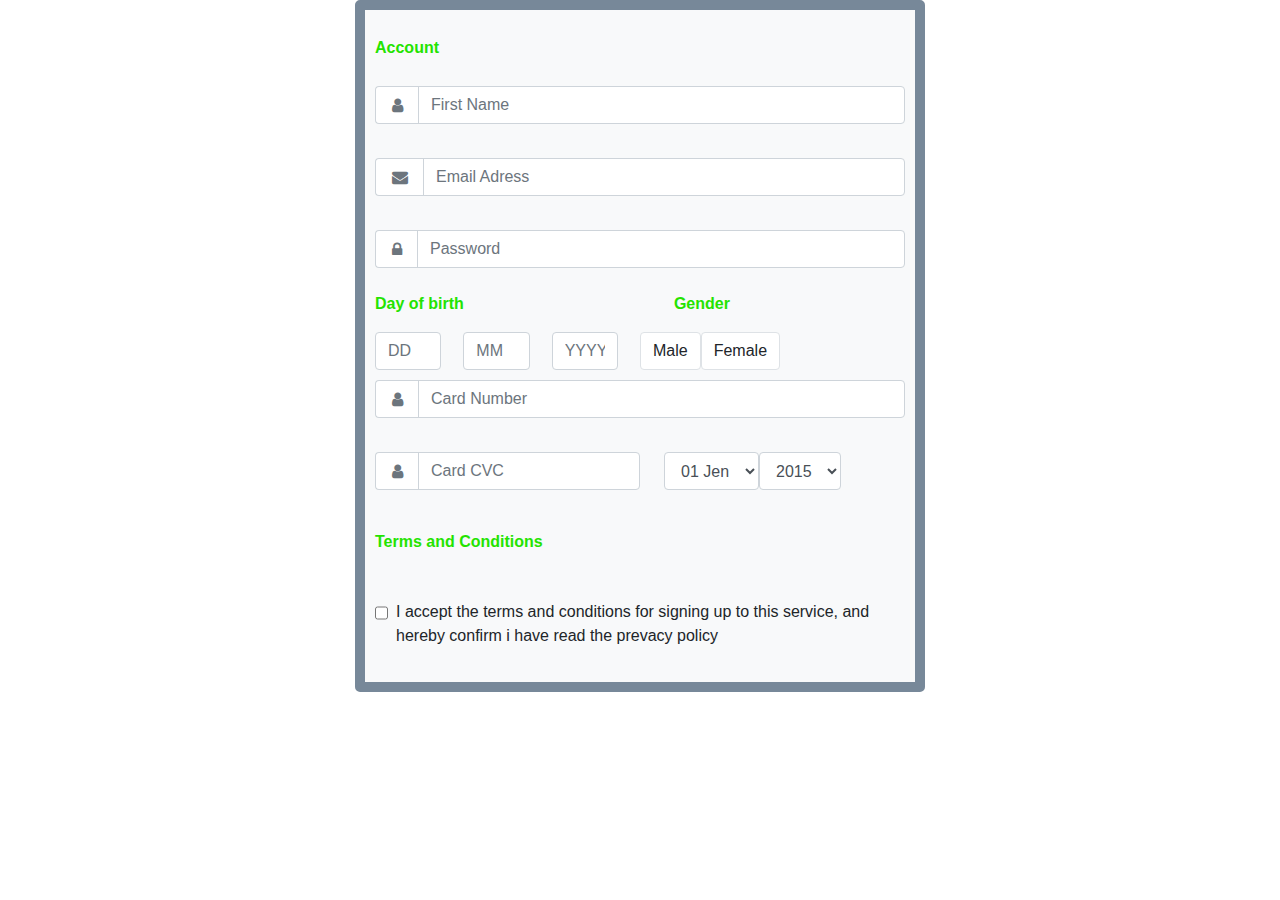
<file: lab3/index3.html>
<!DOCTYPE html>
<html lang="en">
<head>
    <meta charset="UTF-8">
    <title>Index3</title>
    <link rel="stylesheet" href="css/bootstrap.css">
    <link rel="stylesheet" href="https://stackpath.bootstrapcdn.com/font-awesome/4.7.0/css/font-awesome.min.css">
    <link rel="stylesheet" href="css/index3.css">
</head>
<body>
<div id="contact-us" >
    <div class="container ">
        <div class="row justify-content-around">
            <form action="" class="col-md-6 bg-light " id="boder">
                <div id="text" class="py-3 font-weight-bold ">Account</div>
                <div class="input-group mb-4">
                    <div class="input-group-prepend">
                            <span class="input-group-text bg-white px-3 border-md border-right-0">
                                <i class="fa fa-user text-muted"></i>
                            </span>
                    </div>
                    <input id="firstName" type="text" name="firstname" placeholder="First Name" class="form-control bg-white">
                </div>

                <div class="input-group mb-4">
                    <div class="input-group-prepend">
                            <span class="input-group-text bg-white px-3 border-md border-right-0">
                                <i class="fa fa-envelope text-muted"></i>
                            </span>
                    </div>
                    <input id="email" type="text" placeholder="Email Adress" class="form-control bg-white">

                </div>

                <div class="input-group mb-2">
                    <div class="input-group-prepend">
                            <span class="input-group-text bg-white px-3 border-md border-right-0">
                                <i class="fa fa-lock text-muted"></i>
                            </span>
                    </div>
                    <input id="pass" type="password" placeholder="Password" class="form-control bg-white">
                </div>

                <section id="text1">
                    <div id="text" class="py-3 font-weight-bold ">Day of birth</div>
                    <div id="genner" class="py-3 font-weight-bold ">Gender</div>
                </section>

                <section id="double">
                    <div id="double1">
                        <div id="d1">
                            <input id="email" type="text" placeholder="DD" class="form-control bg-white w-75">
                        </div>
                        <div id="d2">
                            <input id="email" type="text" placeholder="MM" class="form-control bg-white w-75">
                        </div>
                        <div id="d3">
                            <input id="email" type="text" placeholder="YYYY" class="form-control bg-white w-75">
                        </div>
                    </div>
                    <div id="double2">
                        <div id="d4" >
                            <button type="button" id="btnchiefdom" class="btn btn-light bg-white border" ng-click="levelOU()">Male</button>
                        </div>
                        <div id="d5">
                            <button type="button" id="btnchiefdom2" class="btn btn-light bg-white border" ng-click="levelCD()">Female</button>
                        </div>
                    </div>
                </section>
                <div class="input-group mb-4">
                    <div class="input-group-prepend">
                            <span class="input-group-text bg-white px-3 border-md border-right-0">
                                <i class="fa fa-user text-muted"></i>
                            </span>
                    </div>
                    <input id="firstName" type="text" name="firstname" placeholder="Card Number" class="form-control bg-white">
                </div>
                <div id="hedear">
                    <div class="input-group mb-4" id="card">
                        <div class="input-group-prepend">
                            <span class="input-group-text bg-white px-3 border-md border-right-0">
                                <i class="fa fa-user text-muted"></i>
                            </span>
                        </div>
                        <input id="card1" type="text" name="firstname" placeholder="Card CVC" class="form-control bg-white">
                    </div>
                    <div class="form-group pl-4" id="date">
                        <div>
                            <select class="form-control" >
                                <option selected>01 Jen</option>
                                <option>m1</option>
                                <option>m2</option>
                                <option>m3</option>
                                <option>m4</option>
                            </select>
                        </div>
                        <div>
                            <select class="form-control" >
                                <option selected>2015</option>
                                <option>m1</option>
                                <option>m2</option>
                                <option>m3</option>
                                <option>m4</option>
                            </select>
                        </div>
                    </div>
                </div>
                <div id="text" class="py-3 font-weight-bold ">Terms and Conditions</div>
                <div class="form-group" id="accept">
                    <input type="checkbox" >
                    <label class="pl-2" id="i">I accept the terms and conditions  for signing up to  this service, and hereby confirm i have read the prevacy policy</label>

                </div>
            </form>
            </div>
    </div>
</div>

<script src="js/bootstrap.js"></script>
<script src="js/jquery-migrate-3.4.0.min.js"></script>
</body>
</html>
</file>
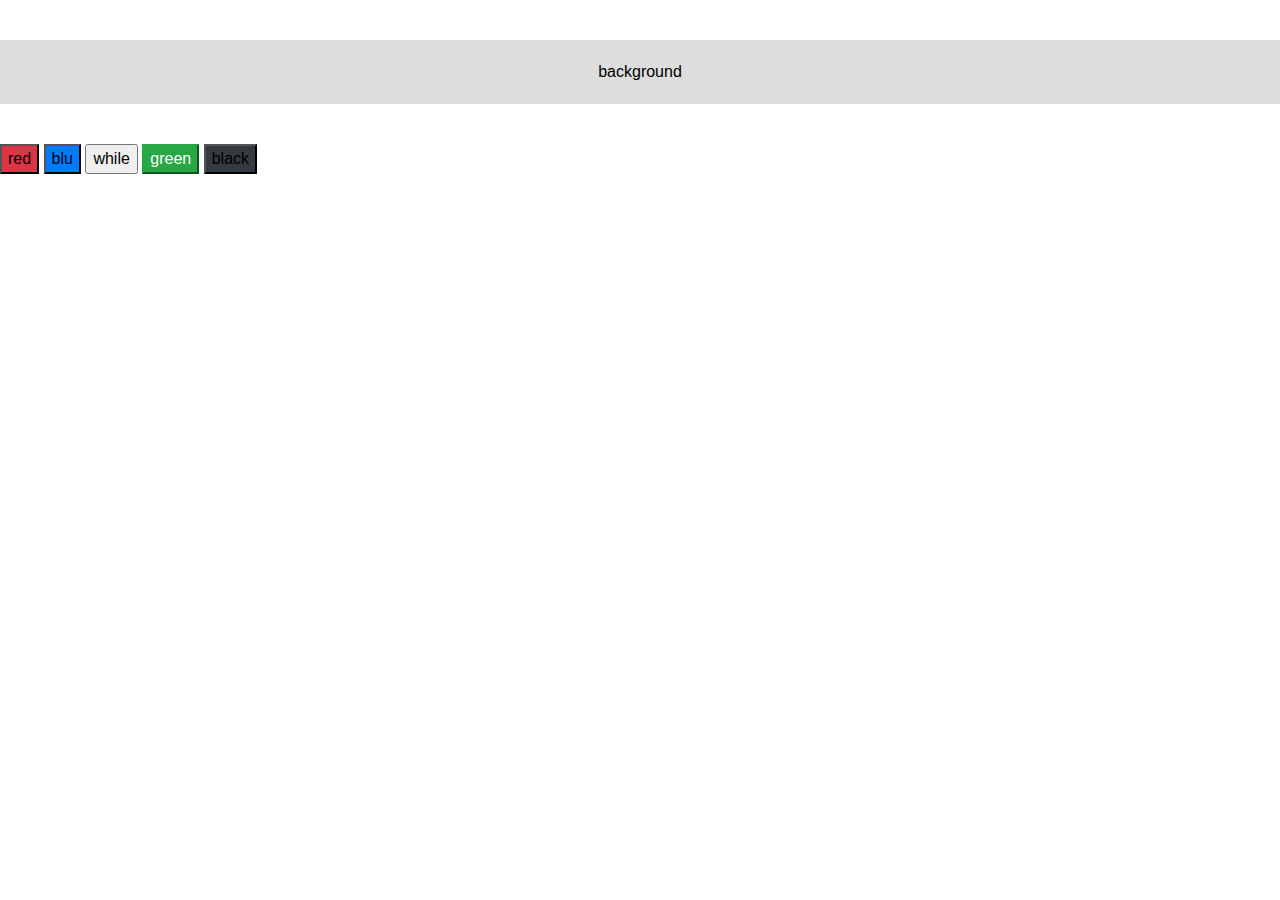
<file: lab4/Bai 1/main.html>
<!DOCTYPE html>
<html>
    <head>
        <meta charset="UTF-8">
        <meta name="viewport" content="width=device-width, initial-scale=1.0">
        <title>Javascript Example</title>
        <link rel="stylesheet" href="css/bootstrap.css">
    </head>
    <body>
        <div id="content" style="padding: 20px; background: #ddd; color: black; margin: 40px 0px; text-align:center">
            background
        </div>

        <input class="bg-danger" type="button" id="btn1" value="red"/>
        <input class="bg-primary" type="button" id="btn2" value="blu"/>
        <input type="button" id="btn3" value="while"/>
        <input class="btn-success" type="button" id="btn4" value="green"/>
        <input class="bg-dark" type="button" id="btn5" value="black"/>

        <script language="javascript">

            var button1 = document.getElementById("btn1");
            var button2 = document.getElementById("btn2");
            var button3 = document.getElementById("btn3");
            var button4 = document.getElementById("btn4");
            var button5 = document.getElementById("btn5");
            var div = document.getElementById('content');

            button1.onclick = function () {
                div.style.background = "red";
            };

            button2.onclick = function () {
                div.style.background = "blue";
                div.style.color="white";
            };
            button3.onclick = function () {
                div.style.background = "white";
                div.style.color = "black";
            };
            button4.onclick = function () {
                div.style.background = "green";
                div.style.color="black";
            };
            button5.onclick = function () {
                div.style.background = "black";
                div.style.color="white";
            };
        </script>
    </body>
</html>
</file>
<file: lab3/css/style.css>
nav #menu{
    background: #eeeeee;
    height: 45px;
    border-bottom: 2px solid #8b0000;
    border-left: 7px solid #8b0000;
    /*display: flex;*/
}
nav #menu .item{
    font-weight: 600;
}
nav #menu .item a{
    color: black;
    text-decoration: none;
}
nav #menu .item a:hover{
    color: white;

}
nav #menu .item:hover{
    background: #8b0000;
    cursor: pointer;
}
nav #menu .item:hover a,nav #menu .item:hover span{
    color: white;
}
nav #menu .item .dr-item{
    position: absolute;
    margin-top: 11px;
    margin-left: -16px;
    /*padding-left: 16px;*/
    background: #eeeeee;
}
nav #menu .item:hover .dr-item{
    display: block !important;
}
nav #menu .item>.dr-item>.sub-item:first-of-type{
    border-top: 2px solid #8b0000;
}
nav #menu .item .dr-item .sub-item{
    border-bottom: 2px solid #c1c1c1;
    padding-left: 16px!important;
}
</file>
<file: page a/index1.css>
body{
    width: 1700px;
    font-family: sans-serif,Georgia, serif;
    color: black;
    padding: 0;
    background: white;
    line-height: 1rem;
    margin: auto;
}

#page .container{
    width: 1200px;
    margin-left: auto;
    margin-right: auto;
}
/*section_normal_1*/
#page #section_normal_1{
    background: #ffffff;
    border-bottom: 4px solid #d9d9d9;
    height: 80px;
}
#page #section_normal_1 .alpha{
    /*padding-left: 300px;*/
    float :left;
    width: 50%;
    padding-top: 25px;
}

#page #section_normal_1 .omega{
    /*padding-right: 300px;*/
    float: right;
    width: 50%;
    text-align: right;
    padding-top: 25px;
}
#page #section_normal_1 .omega>a, #page #section_normal_1 .omega >div {
    float: right;
}
#page #section_normal_1 .omega .htext_style{
    height: 22px;
    padding-top: 10px;
    padding-right: 18px;
}
#page #section_normal_1 .omega .slow_fade{
    padding-right: 5px;
 }
#page #section_normal_1 .omega .slow_fade :nth-of-type{
    padding-right: 15px;
}
/*--sesection_normal_4_2*/
#page #section_normal_4_2{
    height: 670px;
    margin: auto;
    background:  #333333;
    color: white;
}
#page #section_normal_4_2 .columns .alpha{
    margin-top: 120px;
    padding: 10px;
    margin-right: 20px;
    margin-left: 200px;
    float: left;

}
#page #section_normal_4_2 .columns .omega{
    padding: 140px;
    margin-right: 100px;
}
#page #section_normal_4_2 .columns .omega .light_gray{
    color: #6c6c6c;
}
#page #section_normal_4_2 .omega>a{
    border-bottom: 2px solid #d9d9d9;
}
#page #section_normal_4_2 .omega .pix_button{
    border-radius: 5px 5px 5px 5px;
    background: #56ccec;
    padding: 10px 20px;
}
#page #section_normal_4_2 .omega .blue_text{
    font-size: 20px;
    color: #2dbbe1;
}
#page #section_normal_4_2 .omega .big_title{
    line-height: 50px;
    margin-top:15px;
    margin-bottom: 0px;
    font-size: 44px;
    width: 1000px;
}
#page #section_normal_4_2 .omega .normal_text{
    line-height: 25px;
    font-size: 20px;
    width: 1059px;
    padding: 20px;
}

/*section_normal_6*/
#page #section_normal_6 {
    padding-top: 1px;
    height: 325px;
    background: #eeeeee;
    border-bottom: 4px solid #d9d9d9;
}
#page #section_normal_6 .omega{
    padding-right: 100px;
    float: right;
}
#page #section_normal_6 .alpha{

    padding-left: 100px;
    float: left;
}
#page #section_normal_6 .alpha .box_1 .b_style>img{
 margin-top: 7px;
}
#page #section_normal_6 .omega .box_2 .b_style>img{
    margin-top: 7px;
}
#page #section_normal_6 .L1_style{
    margin-bottom: 1px;
    margin-top: 50px;
    font-size: 30px;
    text-align: center;
}
#page #section_normal_6 .L2_style{
    color: #b6b6b6;
    margin-top: 10px;
    text-align: center;
    margin-bottom: 50px;
}
#page #section_normal_6 .alpha .box_1 .b_style{
    border-bottom-left-radius: 5px;
    border-top-left-radius: 5px;
    border-bottom: 4px solid #d9d9d9;
    height: 98px;
    padding: 20px 15px;
    background: #f5f5f5;
    float: left;
}
#page #section_normal_6 .alpha .box_1 .txt_style{
    padding: 10px;
    border-bottom-right-radius: 5px;
    border-top-right-radius: 5px;
    border-bottom: 4px solid #d9d9d9;
    margin: auto;
    height: 118px;
    width: 280px;
    float: left;
    background: white;
}
#page #section_normal_6 .omega .b_style{
    border-bottom-left-radius: 5px;
    border-top-left-radius: 5px;
    border-bottom: 4px solid #d9d9d9;
    height: 98px;
    padding: 20px 15px;
    background: rgba(255, 255, 255, 0.27);
    float: left;
}
#page #section_normal_6 .omega .box_2 .txt_style{
    padding: 10px;
    border-bottom-right-radius: 5px;
    border-top-right-radius: 5px;
    border-bottom: 4px solid #d9d9d9;
    height: 118px;
    width: 280px;
    float: right;
    background: white;
}

/*-----------*/
#page #section_agency_5{
    padding-top: 50px;
}
#page #section_agency_5 .f1_style{
    color: #9bc1a3;
    font-size: 30px;
    text-align: center;
}

#page #section_agency_5 .f2_style{
    padding-left: 320px;
    padding-top: 30px;
    text-align: center;
    width: 545px;
}
#page #section_agency_5 .second_link{
    text-align: center;
    padding-top:70px;
    padding-bottom: 50px;
}
#page #section_agency_5 .get_2_btn{
    font-weight: 700;
    color:#82b28c;
    font-size: 25px;
    border: 5px solid #9bc1a3;
    padding: 20px;
}

#page #section_agency_5 .rights_st{
    margin-top: 30px;
    text-align: center;
    padding-bottom: 10px;
}
#page #section_agency_5 .pix_text .rights_st {
    padding-left: 525px;
}
#page #section_agency_5 .pix_inline_block{
    margin: auto;
    padding-top: 10px;
    padding-left: 550px;
}
#page #section_agency_5 .pix_text .pixfort_st{
    font-weight: 800;
    color:#82b28c;
}
</file>
<file: page b/index2.css>
body{
    width: 1700px;
    font-family: sans-serif,Georgia, serif;
    color: black;
    padding: 0;
    background: white;
    line-height: 1rem;
    margin: auto;
  
}

#page .container{
    width: 1200px;
    margin-left: auto;
    margin-right: auto;
}

#page #section_text_2 {
    background: #f3f3f3;
    height: 120px;
}
#page #section_text_2 .alpha{
    float :left;
    width: 50%;
    padding-top: 40px;
}

#page #section_text_2 .omega >a{
    font-size: 20px;
    color: white;
    border: 2px solid #ffffff;
    border-radius: 5px;
    padding-left: 30px;
    padding-right: 30px;
    padding-top: 10px;
    padding-bottom: 10px;
    background: #f77825;
}
#page #section_text_2 .omega {
    float: right;
    width: 50%;
    text-align: right;
    padding-top: 40px;
}
/*--------*/
#page #section_header_1{
    background: #ffffff;
    height: 100px;
}
#page #section_header_1 .navbar-left{
    font-weight: 700;
    height: 70px;
    font-size: 20px;
    line-height: 45px;
    padding-left: 0px;
    float: left;
}
.carousel-indicators{
    margin-top: 35px;
}
.navbar-left{
    margin-top: 30px;
    color: #bfc3c9;
}
#page #section_header_1 .navbar-nav .propClone2{
    padding-right: 40px;
}
#page #section_header_1 .navbar-nav .propClone3{
    padding-right: 40px;
}
#page #section_header_1 .navbar-nav .propClone4{
    padding-right: 40px;
}
#page #section_header_1 .carousel-indicators .slow_fade{
    padding:5px;
}

#page #section_header_1 .carousel-indicators{
    float: right;
}
/*------*/
#page #section_slider{
    background: #f3f3f3;
}
/*#page #section_slider .carousel-caption{*/
/*    color: white;*/
/*    position: relative;*/
/*    width: 300px;*/
/*    height: 100px;*/
/*    background: url("images/main/image-1.jpg");*/
/*}*/
/*------*/
#page #section_gym_4 {
    height: 585px;
    background: #ffffff;
}
#page #section_gym_4 .top_padding{
    display: flex;
}

#page #section_gym_4 .slow_fade{
    color: white;
    margin-left: 20px;
    font-size: 20px;
    padding-top: 10px;
    padding-bottom: 10px;
    padding-left: 20px;
    padding-right: 20px;
    border: 2px solid #ffffff;
    border-radius: 5px;
    background: #f77825;
}

#page #section_gym_4 .link_3_btn{
    padding-left: 60px;
}
#page #section_gym_4 .gym_text{
    color: #cbc1bb;
    width: 280px;
    padding-bottom: 30px;
}
#page #section_gym_4 .part_st{
    padding: 90px;
}
#page #section_gym_4 .img_gym_st{
    clip-path: circle(97px at 50% 50%);
    padding-left: 37px;
}
#page #section_gym_4 .gym_st{
    font-size: 30px;
    text-align: center;
    font-weight: 700;
}
#page #section_gym_4 .gym_text{
    font-size: 20px;
    text-align: center;
}




/*------*/
#page #section_intro_title {
    padding-top: 20px;
    height: 600px;
    background: #f3f3f3;
}

#page #section_intro_title .container{
    padding-top: 25px;
    display: flex;
}
#page #section_intro_title .pix_builder_bg{
    background: #ffffff;
    width: 400px;
    height: 500px;
    border-radius: 4px;
    border: 2px solid #eaeaea;
}

#page #section_intro_title .orange_bg{
    color: white;
    font-size: 25px;
    border: 2px solid #ffffff;
    border-radius: 5px;
    padding: 20px;
    background: #f77825;
}

#page #section_intro_title .blue_bg{
    font-weight: 700;
    color: white;
    font-size: 25px;
    border: 2px solid #ffff;
    border-radius: 5px;
    padding: 20px;
    background: #2dc0e8;
}
#page #section_intro_title .column{
    padding-left: 30px;
}
#page #section_intro_title .blue_text{
    color: #2dc0e8;
    padding-top: 15px;
    font-size: 60px;
    text-align: center;
}
#page #section_intro_title .orange{
    color: #f77825;
    padding-top: 15px;
    font-size: 60px;
    text-align: center;
}
#page #section_intro_title .light_gray{
    font-size: 25px;
    padding: 5px;
    text-align: center;
}
#page #section_intro_title .pix_text{
    padding: 10px;
}
/*----*/
#page #section_party_3{
    padding: 200px;
    height: 600px;
    background: #191919;
}
#page #section_party_3 .container{
    background: #151515;
    width: 520px;
    height: 500px;
    border: 2px solid #000000;
}

#page #section_party_3 .pix_text{
    color: white;
}
#page #section_party_3 .subtext_style{
    color: #434141;
}
.subscribe_btn{
    background: #2677e7;
}
#page #section_party_3 .contact_st .pix_text{
    padding: 20px;
    width: 80%;

}
#page #section_party_3 .pix_text .contact_st{
    padding: 20px;

}
#page #section_party_3 .headtext_style{
    padding-top: 50px;
    text-align: center;
    font-size: 40px;
}
#page #section_party_3 .subtext_style{
    padding-top: 50px;
    padding-bottom: 50px;
    line-height: 25px;
    width: 440px;
    text-align: center;
    font-size: 23px;
    margin: auto;
}
hr{
    width: 20%;
    align-content: center;
    color: #d31414;
}
#page #section_party_3 .pix_text{
    line-height: 10px;
    padding: 10px;
    height: 50px;
}
.contact_st {
    display: flex;
    justify-content: center;
    align-items: center;
    height: 100%; 
}

#contact_form {
    text-align: center;
}

#page #section_party_3 #contact_form .pix_text {
    margin: 5px; 
    padding: 10px; 
    font-size: 14px; 
    border: 1px solid #ccc; 
    border-radius: 4px; 
}

.subscribe_btn {

    background-color: #007bff; 
    color: white; 
    border: none; 
    cursor: pointer; 
    padding: 12px 20px; 
    font-size: 14px; 
    border-radius: 4px;
}
.subscribe_btn:hover {
 
    background-color: #0056b3; 
}

.editContent {
    font-weight: bold; 
}


/*-----*/
#page #section_party_4 {
    color: #95969f;
    height: 100px;
    background: #151515;
}
#page #section_party_4{
    font-size: 20px;
}
#page #section_party_4 .alpha{
    /*font-size: 20px;*/
    padding-top: 40px;
    float: left;
}
#page #section_party_4 .omega{
    /*width: 500px;*/
    text-align: right;
    float: right;
}
#page #section_party_4 .likes_st{
    font-size: 20px;
}
#page #section_party_4  .omega>a, #page #section_party_4  .omega>div{
    float: left;
    width: 400px;
}


#page #section_party_4 .alpha .pixfort_st{
    font-weight: 800;
    color: #0081ff;
}
.carousel-inner{
    position: relative;
    margin-left: auto;
    margin-right: auto;
}
.carousel-caption{
    color: white;
    font-size: 20px;
    position: absolute;
    top: 100%;
    right: 30%;
    transform: translate(0%,-150%);
}
.carousel-inner .item >img{
    filter: brightness(50%)
}
/*------------------------------------------*/
</file>
<file: page c/pagec.css>
body{
    width: 1700px;
    font-family: sans-serif,Georgia, serif;
    color: black;
    padding: 0;
    background: white;
    line-height: 1rem;
    margin: auto;
}
#page .container{
    width: 1200px;
    margin-left: auto;
    margin-right: auto;
}
li{
    list-style: none;
}
.subscribe_btn{
    background: #f1c232;
}

#page #section_header_2_dark{
    background: #333333;
    height: 130px;
}
 .navbar-header{
     padding-top: 50px;
     width: 50%;
     float: left;
 }
 .navbar-right{
     padding-top: 30px;
     float: right;
     display: flex;
 }

 .propClone{
     color: #ffffff;
     font-weight: 600;
     font-size: 20px;
     padding: 10px;
 }
#page #section_ecourse_7 .editContent{
    color: #bdbdbd;
}
#page #section_header_2_dark .text_span{
    color: orange;
}
#page #section_university_5 .text-style {
    color: #bebebe;
    margin-bottom: 20px;
    font-size: 20px;
}
#page #section_university_5 .title-style {
    margin-bottom: 20px;
    font-size: 30px;
}
#page #submit_btn_6{
    width: 455px;
    font-size: 30px;
    background: #7cc576;
}
#page #section_university_5 .omega .hidden_pix_6{
    font-size: 20px;
}
option{
    font-size: 20px;
}
#page #section_university_5 .subject_st{
    line-height: 20px;
    font-size: 20px;
    color: #bcbcbc;
}
 /*.icon-item{*/
 /*    float: right;*/
 /*    padding: 10px;*/
 /*}*/
 .section_video{
     width: 1700px;
 }
 video{
     filter: brightness(50%);
     width: 100%;
 }
/* ----*/

#page #section_university_5 .alpha{
    float: left;
    width: 50%;
}
#page #section_university_5 .alpha >p{
    color: #eeeeee;
}

#page #section_university_5 .omega .pix_builder_bg{
    width: 450px;
    height: 400px;
    padding: 20px;
    float: right;
    border-radius: 5px;
    background: #ebeaea;
    border: 2px solid white;
}

.psingle_item{
    float: left;
    display: flex;
}
#pixfort_university_6{
    height: 300px;
}
.icon_st{
    /*float: left;*/
    padding-right: 20px;
}
.title_st{
    font-size: 30px;
}
.zone_left {
    padding: 50px;
}


#page #section_ecourse_7 {
    float: left;
}
.send_btn {
    border: 2px solid black;
}
#page #section_university_5 .name{
    width: 100%;
}
#section_university_5 .alpha .title_st{
    color: black;
}
.subject_st{
    color: black;
}
/*--
/*-------------*/
#page #section_ecourse_7{
    width: 100%;
    height: 100px;
    background: #f6f6f6;
}

#page #section_ecourse_7 .alpha{
    font-size: 20px;
    padding-top: 40px;
    float: left;
}
#page #section_ecourse_7 .omega{
    /*width: 500px;*/
    text-align: right;
    float: right;
}
#page #section_ecourse_7 .likes_st{
    font-size: 20px;
}
#page #section_ecourse_7 .slow_fade{
    /*border: 2px solid #ffffff;*/
    padding: 10px;
}

#page #section_pix_4 .pix_text{
    color: white;
}
#page #section_pix_4 .clearfix{
    text-align: center;
}
#page #section_pix_4 .title_style{
    margin-left: 90px;
    font-size: 60px;
    padding: 50px;
}
#page #section_pix_4 .contact_form{
    font-size: 30px;
}
#page #section_pix_4 .note_st {
    margin-left: 120px;
    font-size: 15px;
    padding-top: 10px;
}
#page #section_pix_4 .subtitle_style{
    text-align: center;
    width: 800px;
    line-height: 25px;
    font-size: 20px;
    padding-bottom: 30px;
    padding-left: 200px;
}
#page #section_pix_4 .email_subscribe{
    border-radius: 5px;
    margin-left: 370px;
    width: 443px;
    border: 20px solid black
}
button, input{
    border: 2px solid black;
    font-size: 20px;
}
#page #section_pix_4 .pix_text{
    /*font-size: 30px;*/
    /*width: 200px;*/
}


#page #section_ecourse_7 .alpha .pixfort_st{
    font-weight: 800;
    color: #0081ff;
}
/*-----*/
.container{
    position: relative;
    margin-left: auto;
    margin-right: auto;
}
.context_style{
    position: absolute;
    /*top: 80%;*/
    /*right: 40%;*/
    transform: translate(0%,-245%);

}

form {
    width: 450px; /* Adjust width as needed */
    margin: 0 auto; /* Center horizontally */
}

#contact_form  input, select {
    width: 90%;
    padding: 10px;
    border: 2px solid black;
    border-radius: 5px;
    font-size: 15px;
    margin-bottom: 10px; /* Adjust spacing between elements */
}

#contact_form1 #email{
    padding: 5px;
    border: 2px solid black;
    border-radius: 5px;
    font-size: 20px;
    margin-bottom: 10px; /* Adjust spacing between elements */

}
#contact_form1 #subscribe_btn_1{
    padding: 5px;
    border: 2px solid black;
    border-radius: 5px;
    font-size: 15px;
    margin-bottom: 5px; 

}
</file>
<file: lab4_Bosung/cau6/Style.css>
* {
    margin: 0;
    padding: 0;
    box-sizing: border-box;
}

body {
    background: url("image/web.jpg") no-repeat center;
    background-size: cover;
    font-family: Arial;
}

.login-wrapper {
    width: 100vw;
    height: 120vh;
    display: flex;
    justify-content: center;
    align-items: center;
}

.form {
    position: relative;
    width: 100%;
    height: 80%;
    max-width: 350px;
    padding: 80px 40px 40px;
    background: #f6f2f2;
    border-radius: 10px;
}

.form:before {
    content: '';
    position: absolute;
    top: 0;
    left: 0;
    width: 50%;
    height: 100%;
    border-radius: 5px;
    pointer-events: none;
}

.form h2 {
    text-align: center;
    letter-spacing: 1px;
    margin-bottom: 40px;
    color: #720b72;
    font-weight: bold;
}

.form .input-group {
    position: relative;
}

.form .input-group input {
    width: 100%;
    padding: 10px 0;
    font-size: .9rem;
    letter-spacing: 1px;
    margin-top: 30px;
    border-radius: 15px;
    background-color: white;
    color: inherit;
    border: 1px solid #ffffff;
    outline: none;
}

.form .input-group label {
    position: absolute;
    top: 0;
    left: 0;
    margin-top: 30px;
    padding: 10px 10px;
    font-size: .9rem;
    font-weight: bold;
    pointer-events: none;
    transition: .4s ease-out;
    color: #720b72;
}

.form .input-group input:focus+label,
.form .input-group input:valid+label {
    transform: translateY(-25px);
    color: #720b72;
    font-size: .7rem;
}

.submit-button {
    display: block;
    margin: auto;
    border: none;
    outline: none;
    color: white;
    background: #bd59d7;
    font-size: 1rem;
    text-transform: uppercase;
    letter-spacing: 1.2px;
    padding: 10px 40px;
    border-radius: 20px;
    cursor: pointer;
    border: 2px solid #ffffff;
    margin-top: 30px;
}

.form h6 {
    color: #6c757d;
    margin-top: 45px;
    text-align: center;
}

.container .button {
    width: 50px;
    height: 50px;
    border-radius: 180px;
    border: white;
    background: url("image/button.png") no-repeat center;
    margin-top: 20px;
    margin-left: 64px;
    margin-right: 12px;
}

.container .button1 {
    width: 50px;
    height: 50px;
    border-radius: 100px;
    border: white;
    background: url("image/button2.jpeg") no-repeat center;
}

.register {
    color: #720b72;
    margin-top: 120px;
    display: flex;
    justify-content: center;
    align-items: center;
}

.login-wrapper .error {
    display: none;
}
</file>
<file: lab3/css/index2.css>
#border{
    border: 10px solid lightslategray;
    border-radius: 5px;
    padding-top: 30px ;
    padding-bottom: 30px;
}
#sub{
    border: 1px solid black;
    border-radius: 20px;
}
</file>
<file: lab3/css/index3.css>
.input-group{
    padding-top: 10px;
}
#text {
    color: #24e300;
}
#text1{
    display: flex;
}
#genner{
    margin-left: 210px;
    color: #24e300;
}

#double1{
    display: flex;
    width: 50%;
}
#double2{
    width: 50%;
    display: flex;
}
#double{
    display: flex;
}
#hedear{
    display: flex;
}
#hedear #card{
    width: 50%;
}
#hedear #date{
    padding-top: 10px;
    width: 50%;
    display: flex;
}
#boder{
    padding: 10px;
    border: 10px solid lightslategray;
    border-radius: 5px;
}
#accept{
    display: flex;
}
#i{
    padding-top: 30px;
}
</file>
